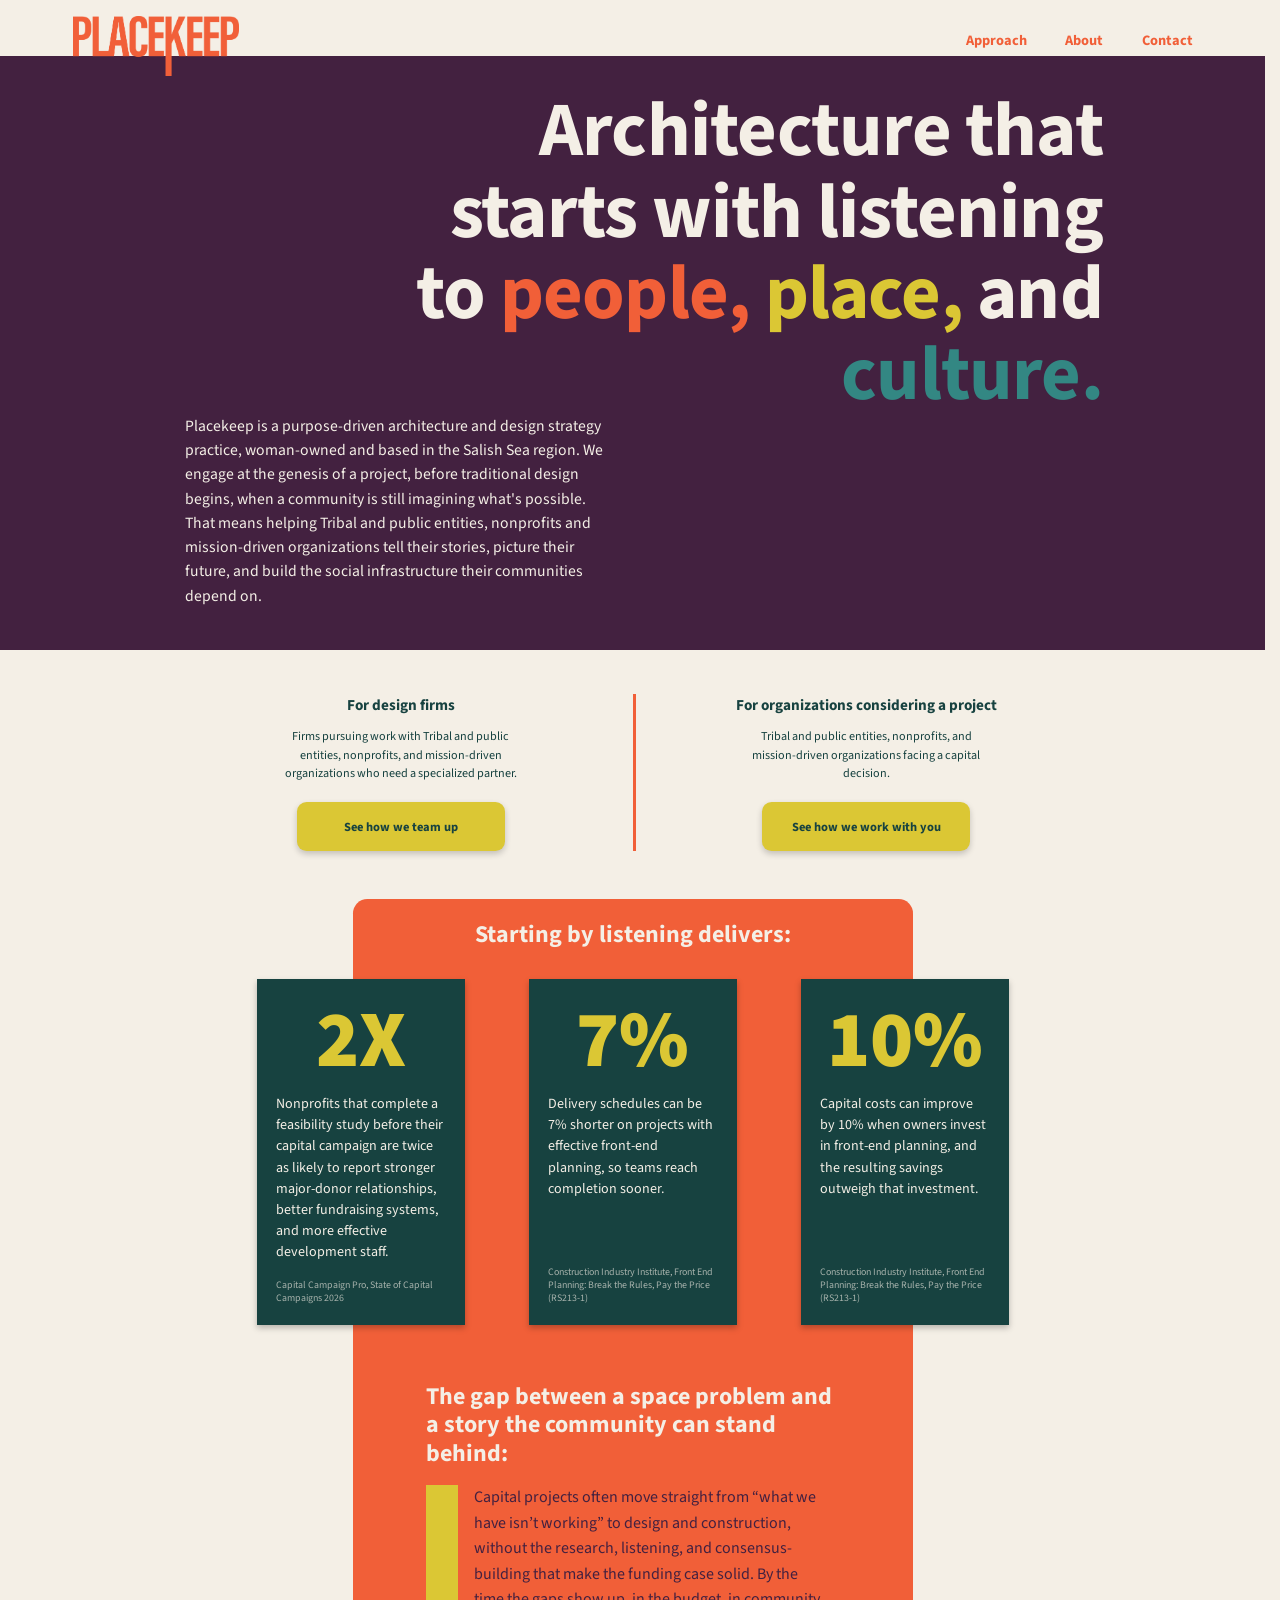
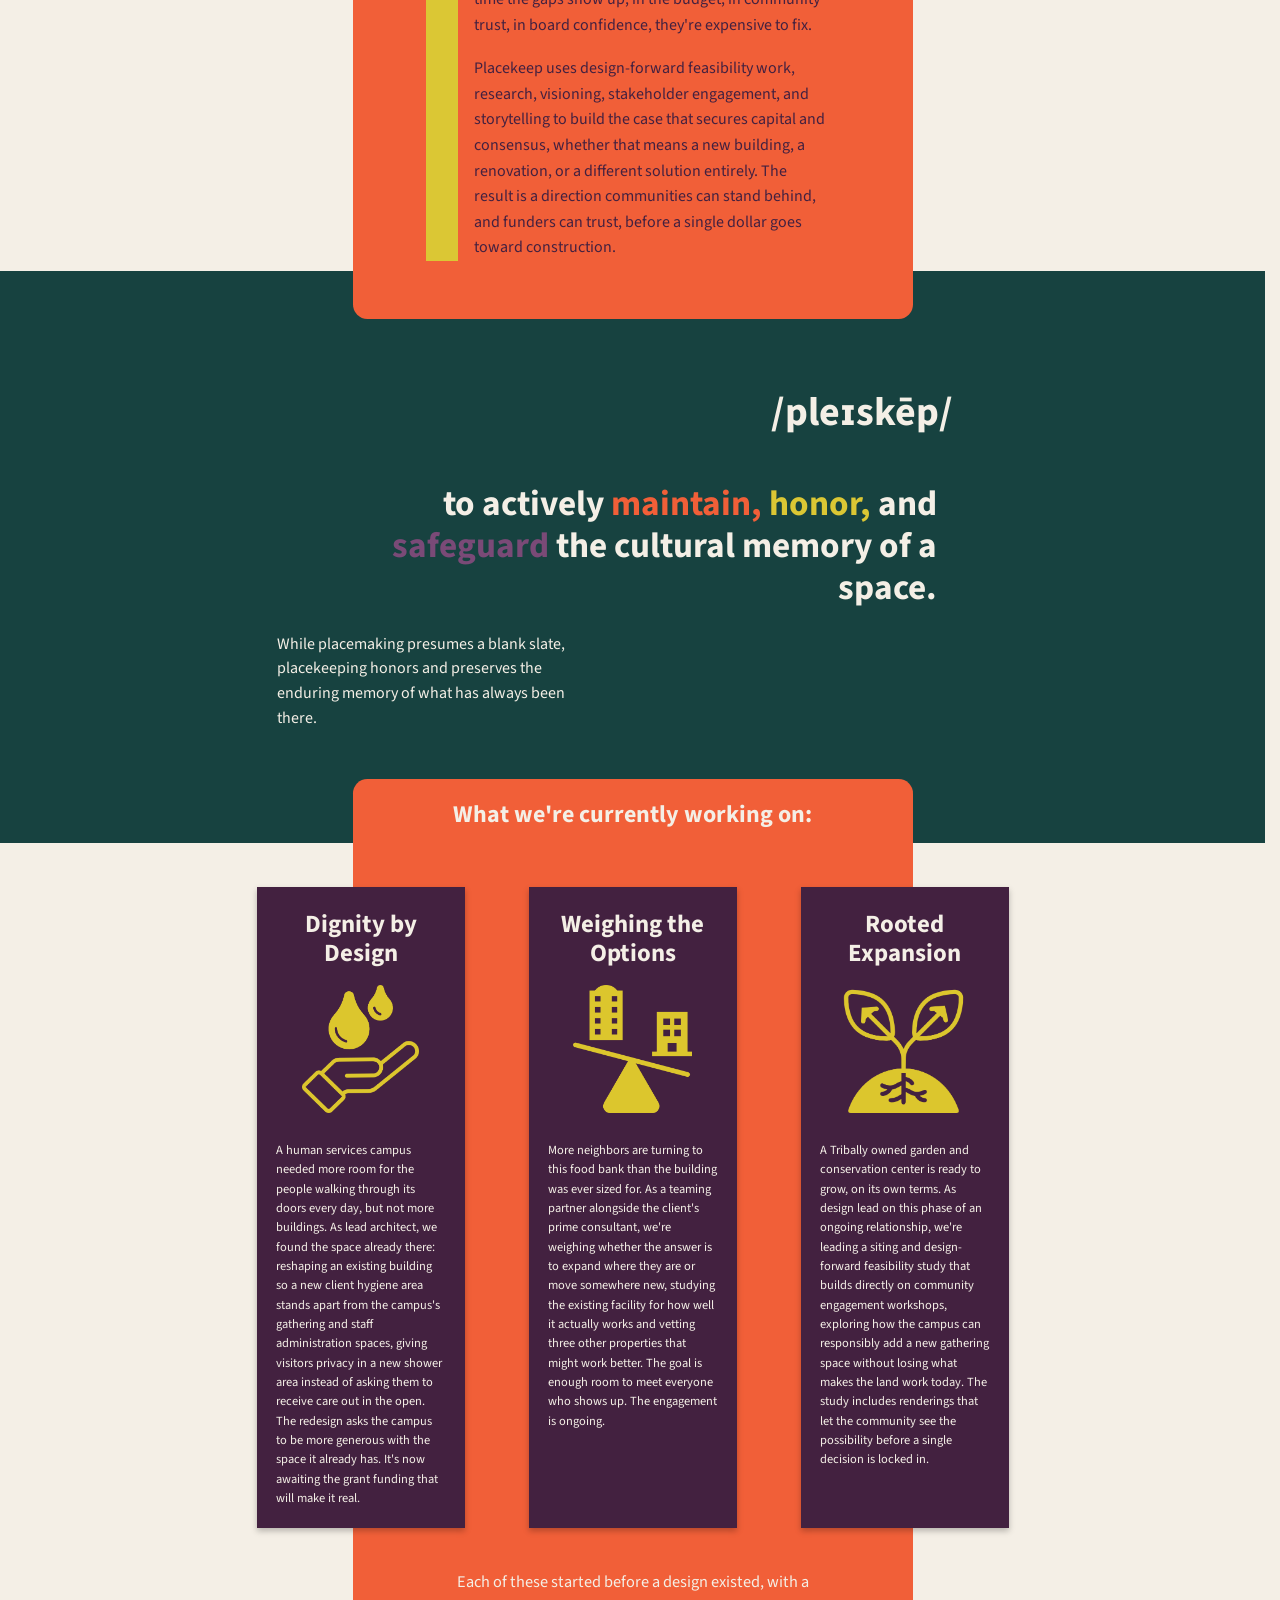
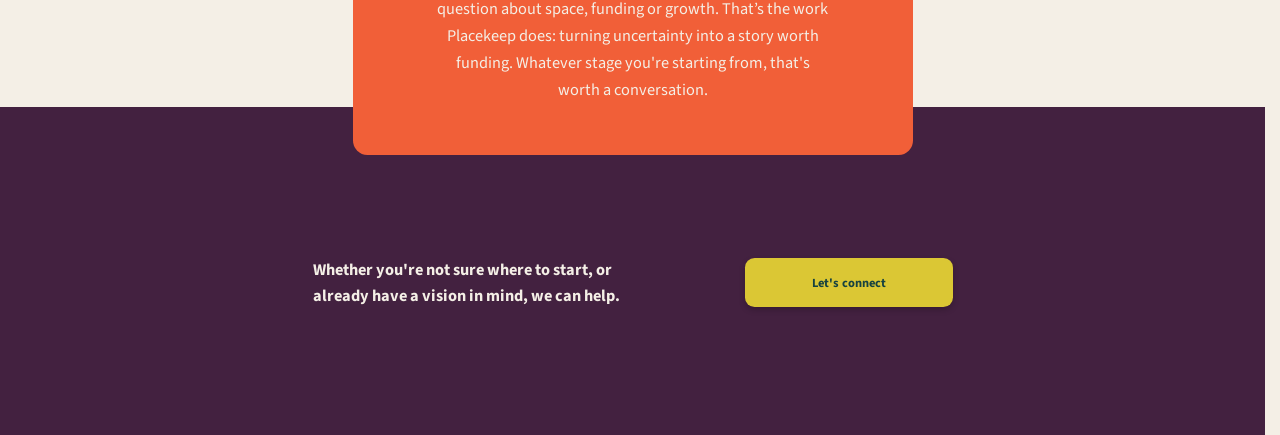
<file: index.html>
<!DOCTYPE html>
<html lang="en">

<head>
    <meta charset="utf-8">
    <meta name="viewport" content="width=device-width, initial-scale=1">
    <title>Placekeep | Architecture that starts with listening</title>
    <meta name="description"
        content="Placekeep is a purpose-driven architecture and design strategy firm, woman-owned and based in the Salish Sea region.">
    <link rel="preconnect" href="https://fonts.googleapis.com">
    <link rel="preconnect" href="https://fonts.gstatic.com" crossorigin>
    <link
        href="https://fonts.googleapis.com/css2?family=Oswald:wght@500&family=Source+Sans+3:wght@400;600;700;900&display=swap"
        rel="stylesheet">
    <link rel="stylesheet" href="./css/style.css">
    <link rel="stylesheet" href="./css/responsive.css">
</head>

<body>
    <a class="skip" href="#main">Skip to main content</a>

    <header class="site-header">
        <a href="./index.html">
            <img class="logo" src="./img/Placekeep_Logo_Orange.png" alt="Placekeep home">
        </a>
        <button class="menu-btn" aria-label="Menu" aria-expanded="false"
            aria-controls="nav"><span></span><span></span><span></span></button>
        <nav class="nav" id="nav" aria-label="Main">
            <div class="has-sub">
                <a href="approach.html">Approach</a>
                <ul class="sub">
                    <li><a href="approach.html#project-owners">For Organizations</a></li>
                    <li><a href="approach.html#design-firms">For Design Firms</a></li>
                </ul>
            </div>
            <a href="about.html">About</a>
            <a href="contact.html">Contact</a>
        </nav>
    </header>

    <main id="main" tabindex="-1">
        <section class="hero">
            <h1>Architecture that starts with listening to <span class="o">people,</span> <span class="y">place,</span>
                and <span class="t">culture.</span></h1>
            <p>Placekeep is a purpose-driven architecture and design strategy practice, woman-owned and based in the Salish Sea region. We engage at the genesis of a project, before traditional design begins, when a community is still imagining what's possible. That means helping Tribal and public entities, nonprofits and mission-driven organizations tell their stories, picture their future, and build the social infrastructure their communities depend on.  </p>
        </section>

        <section class="split">
            <div>
                <h2>For design firms</h2>
                <p>Firms pursuing work with Tribal and public entities, nonprofits, and mission-driven organizations who
                    need a specialized partner.</p>
                <a class="btn" href="approach.html#design-firms">See how we team up</a>
            </div>
            <div>
                <h2>For organizations considering a project</h2>
                <p>Tribal and public entities, nonprofits, and mission-driven organizations facing a capital decision.
                </p>
                <a class="btn" href="approach.html#project-owners">See how we work with you</a>
            </div>
        </section>

        <section class="panel" aria-labelledby="stats-h">
            <h2 class="lead" id="stats-h">Starting by listening delivers:</h2>
            <div class="cards">
                <article class="card stat">
                    <div class="num">2X</div>
                    <p>Nonprofits that complete a feasibility study before their capital campaign are twice as likely to report stronger major-donor relationships, better fundraising systems, and more effective development staff.</p>
                    <small>Capital Campaign Pro, State of Capital Campaigns 2026</small>
                </article>
                <article class="card stat">
                    <div class="num">7%</div>
                    <p>Delivery schedules can be 7% shorter on projects with effective front-end planning, so teams reach completion sooner.</p>
                    <small>Construction Industry Institute, Front End Planning: Break the Rules, Pay the Price
                        (RS213-1)</small>
                </article>
                <article class="card stat">
                    <div class="num">10%</div>
                    <p>Capital costs can improve by 10% when owners invest in front-end planning, and the resulting savings outweigh that investment.</p>
                    <small>Construction Industry Institute, Front End Planning: Break the Rules, Pay the Price
                        (RS213-1)</small>
                </article>
            </div>
            <div class="gap" id="about">
                <h3>The gap between a space problem and a story the community can stand behind:</h3>
                <div class="quote">
                    <p>Capital projects often move straight from “what we have isn’t working” to design and construction, without the research, listening, and consensus-building that make the funding case solid.  By the
                        time the gaps show up, in the budget, in community trust, in board confidence, they're expensive
                        to fix.</p>
                    <p>Placekeep uses design-forward feasibility work, research, visioning, stakeholder engagement, and storytelling to build the case that secures capital and consensus, whether that means a new building, a renovation, or a different solution entirely. The result is a direction communities can stand behind, and funders can trust, before a single dollar goes toward construction.</p>
                </div>
            </div>
        </section>

        <section class="define">
            <div class="wrap">
                <p class="ipa">/pleɪskēp/</p>
                <h2>to actively <span class="o">maintain,</span> <span class="y">honor,</span> and <span
                        class="p">safeguard</span> the cultural memory of a space.</h2>
                <p class="note">While placemaking presumes a blank slate, placekeeping honors and preserves the enduring
                    memory of what has always been there.</p>
            </div>
        </section>

        <section class="panel work" aria-labelledby="work-h">
            <h2 class="lead" id="work-h">What we're currently working on:</h2>
            <div class="cards">
                <article class="card proj">
                    <h3>Dignity by Design</h3>
                    <img class="icons" src="./img/DignityIcon.png" alt="">
                    <p>A human services campus needed more room for the people walking through its doors every day, but not more buildings. As lead architect, we found the space already there: reshaping an existing building so a new client hygiene area stands apart from the campus's gathering and staff administration spaces, giving visitors privacy in a new shower area instead of asking them to receive care out in the open. The redesign asks the campus to be more generous with the space it already has. It's now awaiting the grant funding that will make it real.</p>
                </article>
                <article class="card proj">
                    <h3>Weighing the Options</h3>
                    <img class="icons" src="./img/WeighingIcon.png" alt="">
                    <p>More neighbors are turning to this food bank than the building was ever sized for. As a teaming partner alongside the client's prime consultant, we're weighing whether the answer is to expand where they are or move somewhere new, studying the existing facility for how well it actually works and vetting three other properties that might work better. The goal is enough room to meet everyone who shows up. The engagement is ongoing.</p>
                </article>
                <article class="card proj">
                    <h3>Rooted Expansion</h3>
                    <img class="icons" src="./img/RootedIcon.png" alt="">
                    <p>A Tribally owned garden and conservation center is ready to grow, on its own terms. As design lead on this phase of an ongoing relationship, we're leading a siting and design-forward feasibility study that builds directly on community engagement workshops, exploring how the campus can responsibly add a new gathering space without losing what makes the land work today. The study includes renderings that let the community see the possibility before a single decision is locked in.</p>
                </article>
            </div>
            <p class="wrapup">Each of these started before a design existed, with a question about space, funding or growth. That’s the work Placekeep does: turning uncertainty into a story worth funding. Whatever stage you're starting from, that's worth a conversation.</p>
        </section>
    </main>

    <footer class="closing" id="contact">
        <div class="in">
            <p>Whether you're not sure where to start, or already have a vision in mind, we can help.</p>
            <a class="btn" href="contact.html">Let's connect</a>
        </div>
    </footer>

    <script src="./javascript/script.js" defer></script>
</body>

</html>
</file>
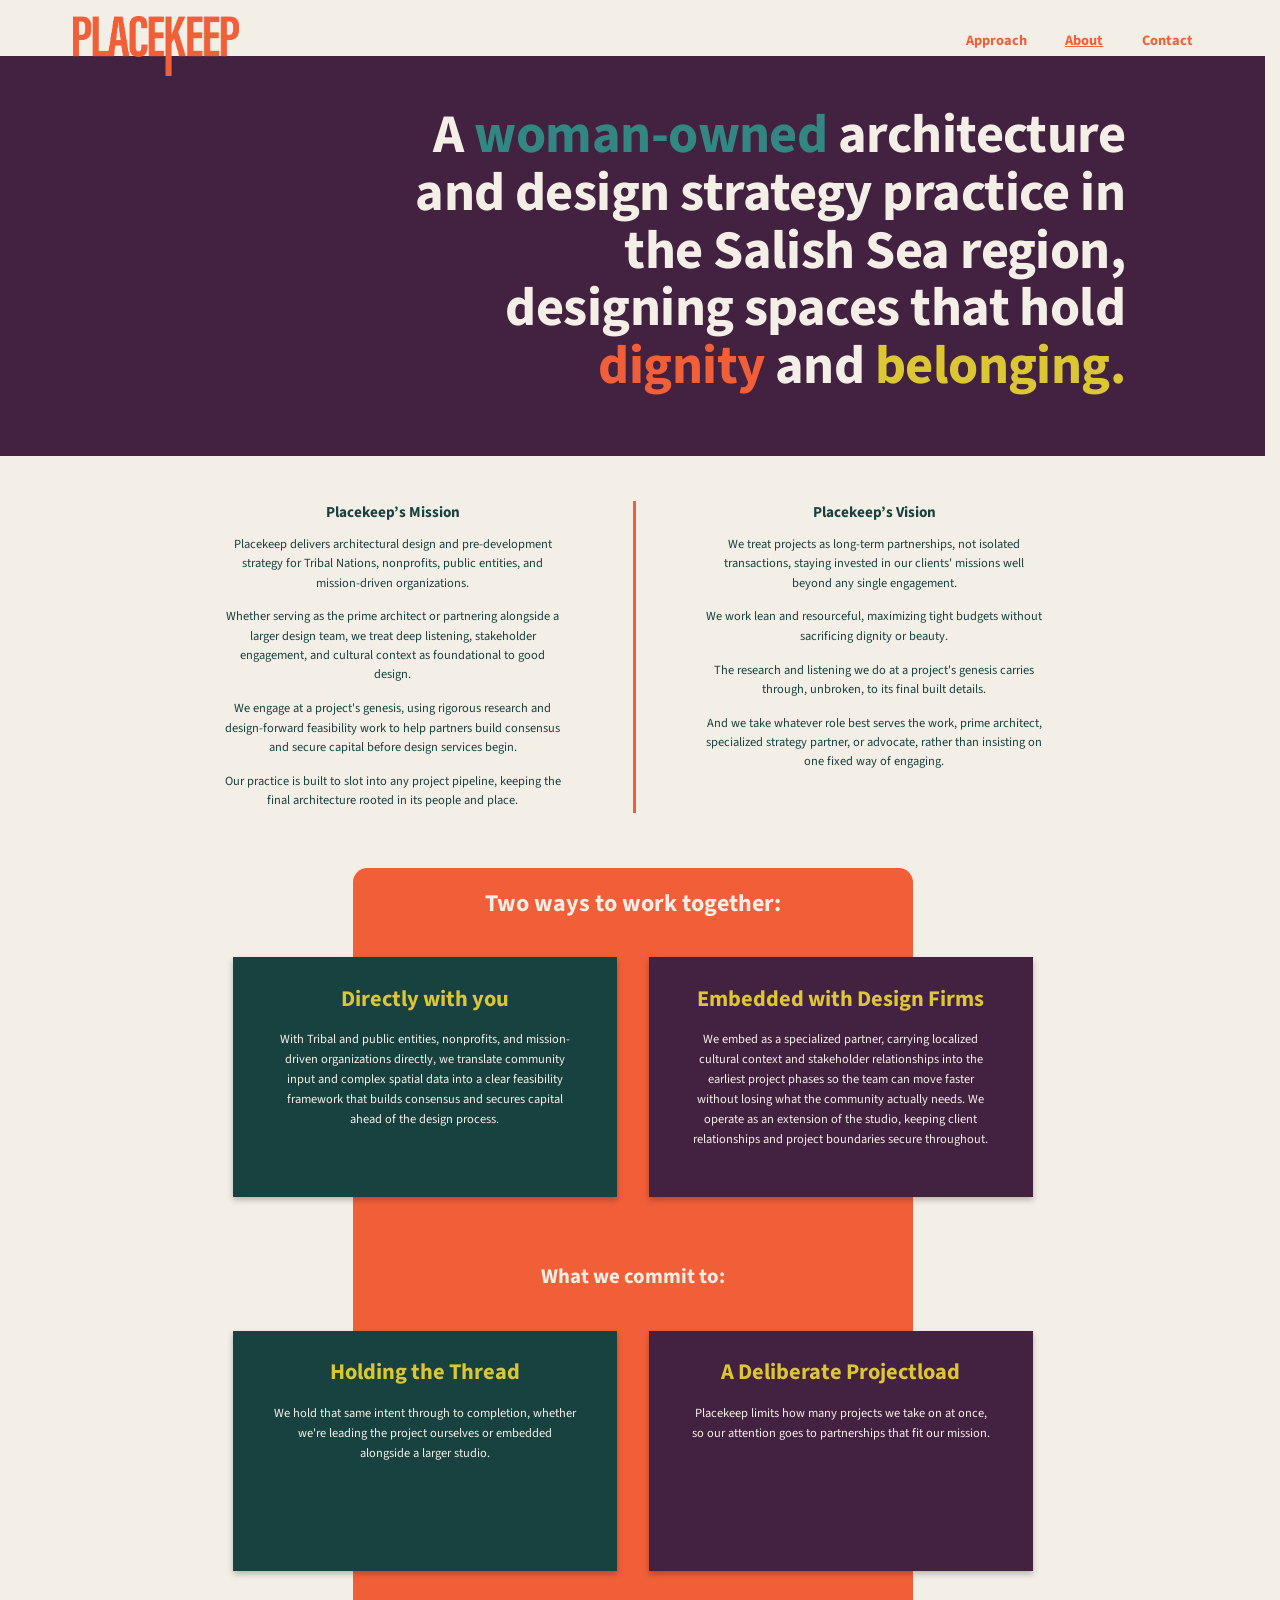
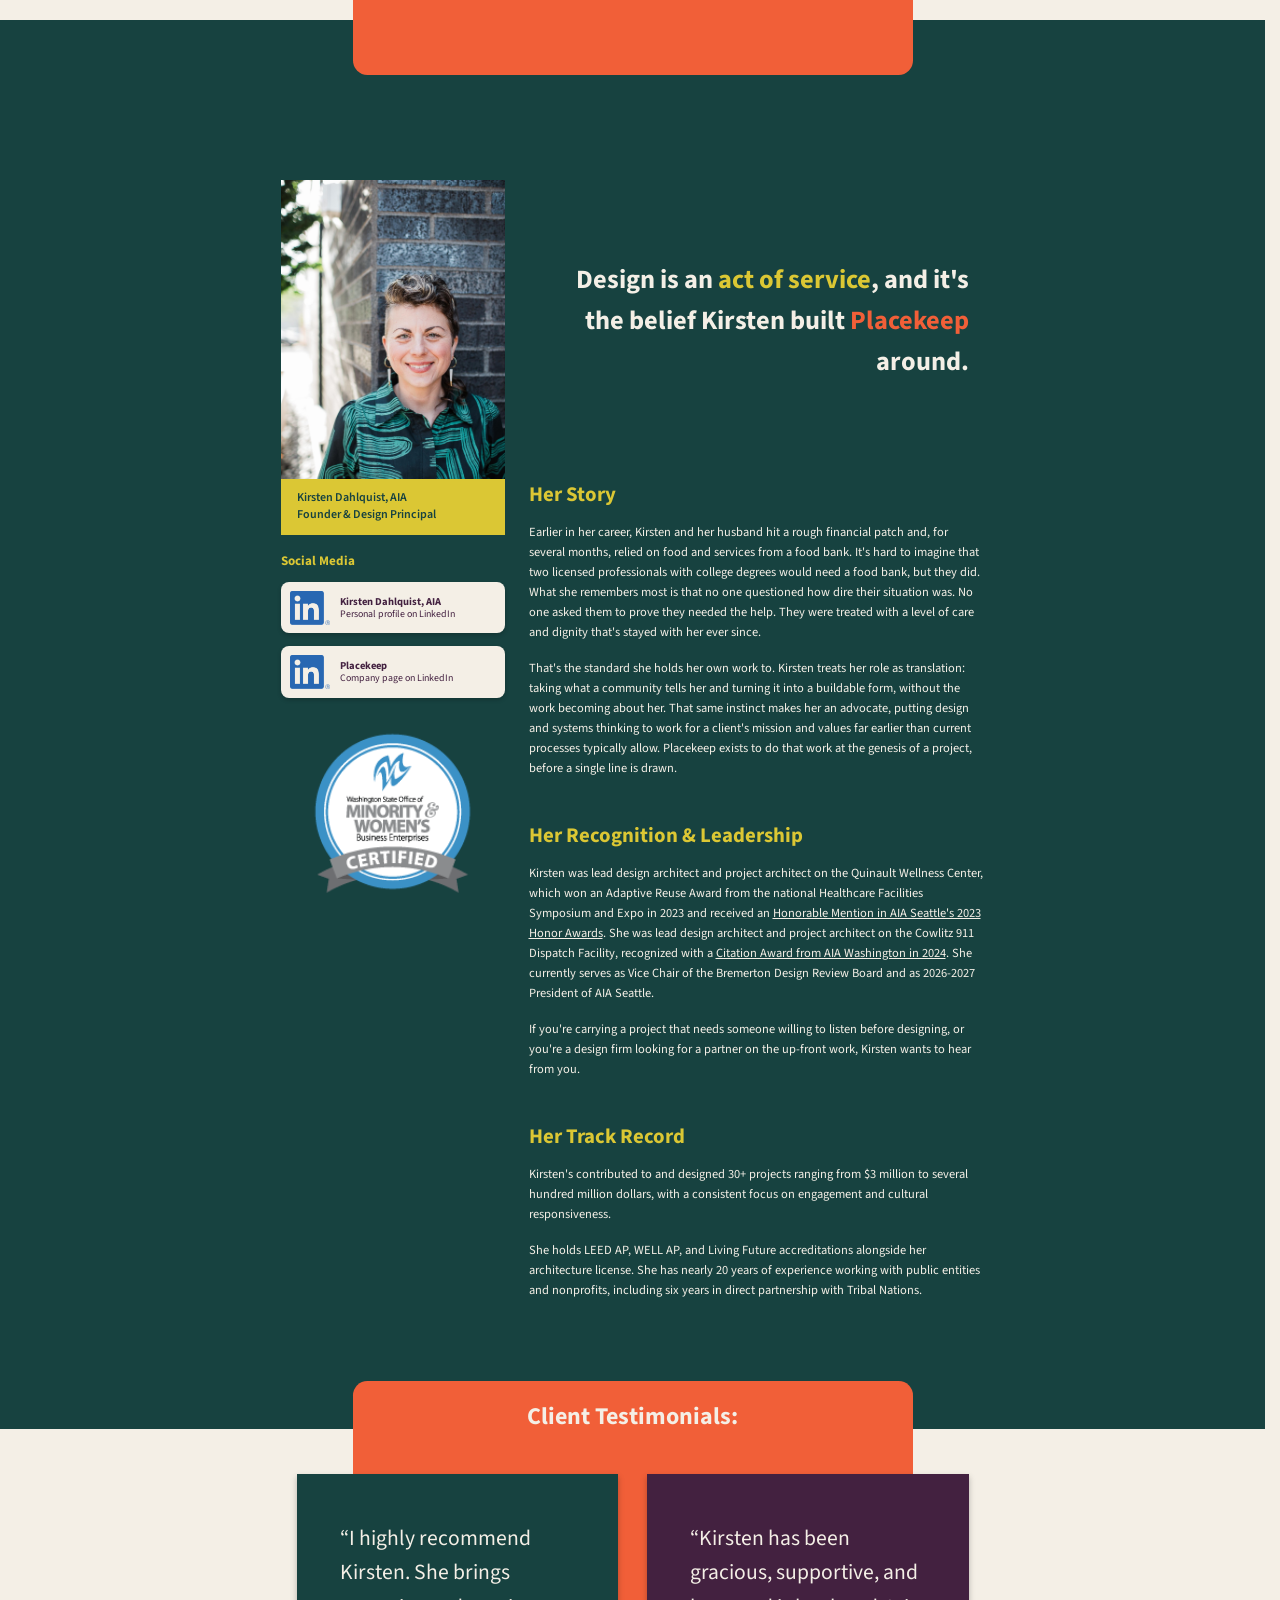
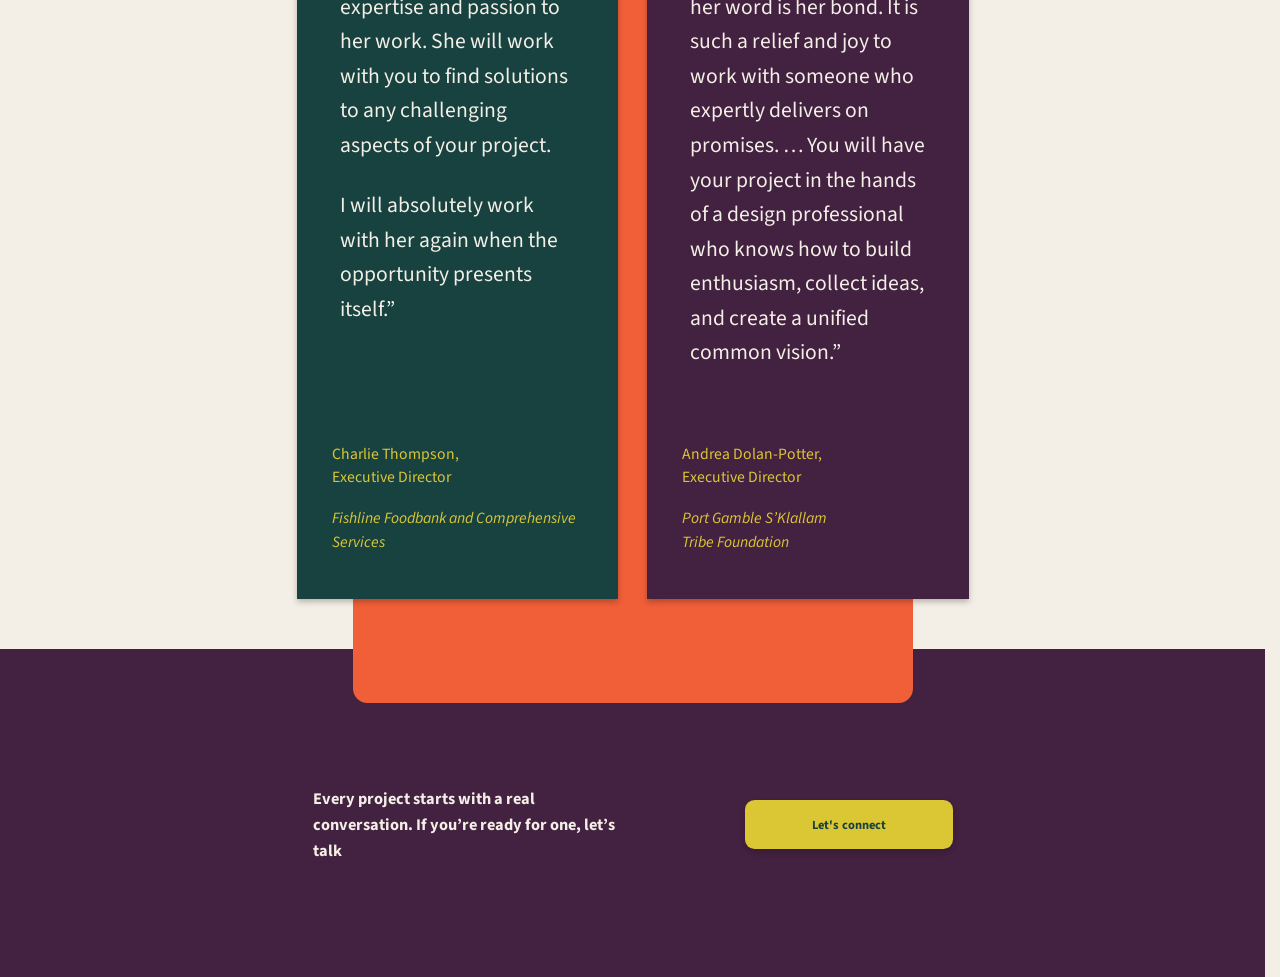
<file: about.html>
<!DOCTYPE html>
<html lang="en">

<head>
    <meta charset="utf-8">
    <meta name="viewport" content="width=device-width, initial-scale=1">
    <title>About | Placekeep</title>
    <meta name="description"
        content="Placekeep is a woman-owned architecture and design strategy practice in the Salish Sea region. Meet founder Kirsten Dahlquist, AIA.">
    <link rel="preconnect" href="https://fonts.googleapis.com">
    <link rel="preconnect" href="https://fonts.gstatic.com" crossorigin>
    <link
        href="https://fonts.googleapis.com/css2?family=Oswald:wght@500&family=Source+Sans+3:wght@400;600;700;900&display=swap"
        rel="stylesheet">
    <link rel="stylesheet" href="./css/style.css">
    <link rel="stylesheet" href="./css/responsive.css">
    <script src="./javascript/script.js" defer></script>
</head>

<body>
    <a class="skip" href="#main">Skip to main content</a>

    <header class="site-header">
        <a href="./index.html">
            <img class="logo" src="./img/Placekeep_Logo_Orange.png" alt="Placekeep home">
        </a>
        <button class="menu-btn" aria-label="Menu" aria-expanded="false"
            aria-controls="nav"><span></span><span></span><span></span></button>
        <nav class="nav" id="nav" aria-label="Main">
            <div class="has-sub">
                <a href="approach.html">Approach</a>
                <ul class="sub">
                    <li><a href="approach.html#project-owners">For Organizations</a></li>
                    <li><a href="approach.html#design-firms">For Design Firms</a></li>
                </ul>
            </div>
            <a class="active" href="about.html" aria-current="page">About</a>
            <a href="contact.html">Contact</a>
        </nav>
    </header>

    <main id="main" tabindex="-1">
        <section class="hero solo">
            <h1>A <span class="t">woman-owned</span> architecture and design strategy practice in the Salish Sea region,
                designing spaces that hold <span class="keep"><span class="o">dignity</span> and <span
                        class="y">belonging.</span></span></h1>
        </section>

        <section class="split mv">
            <div>
                <h2>Placekeep’s Mission</h2>
                <p>Placekeep delivers architectural design and pre-development strategy for Tribal Nations, nonprofits,
                    public entities, and mission-driven organizations.</p>
                <p>Whether serving as the prime architect or partnering alongside a larger design team, we treat deep
                    listening, stakeholder engagement, and cultural context as foundational to good design.</p>
                <p>We engage at a project's genesis, using rigorous research and design-forward feasibility work to help
                    partners build consensus and secure capital before design services begin.</p>
                <p>Our practice is built to slot into any project pipeline, keeping the final architecture rooted in its
                    people and place.</p>
            </div>
            <div>
                <h2>Placekeep’s Vision</h2>
                <p>We treat projects as long-term partnerships, not isolated transactions, staying invested in our
                    clients' missions well beyond any single engagement.</p>
                <p>We work lean and resourceful, maximizing tight budgets without sacrificing dignity or beauty.</p>
                <p>The research and listening we do at a project's genesis carries through, unbroken, to its final built
                    details.</p>
                <p>And we take whatever role best serves the work, prime architect, specialized strategy partner, or
                    advocate, rather than insisting on one fixed way of engaging.</p>
            </div>
        </section>

        <section class="panel round" aria-labelledby="two-h">
            <h2 class="lead" id="two-h">Two ways to work together:</h2>
            <div class="duo">
                <article class="card teal">
                    <h3>Directly with you</h3>
                    <p>With Tribal and public entities, nonprofits, and mission-driven organizations directly, we
                        translate community input and complex spatial data into a clear feasibility framework that
                        builds consensus and secures capital ahead of the design process.</p>
                </article>
                <article class="card plum">
                    <h3>Embedded with Design Firms</h3>
                    <p>We embed as a specialized partner, carrying localized cultural context and stakeholder
                        relationships into the earliest project phases so the team can move faster without losing what
                        the community actually needs. We operate as an extension of the studio, keeping client
                        relationships and project boundaries secure throughout.</p>
                </article>
            </div>
            <h2 class="sub-lead">What we commit to:</h2>
            <div class="duo">
                <article class="card teal">
                    <h3>Holding the Thread</h3>
                    <p>We hold that same intent through to completion, whether we're leading the project ourselves or
                        embedded alongside a larger studio.</p>
                </article>
                <article class="card plum">
                    <h3>A Deliberate Projectload</h3>
                    <p>Placekeep limits how many projects we take on at once, so our attention goes to partnerships that
                        fit our mission.</p>
                </article>
            </div>
        </section>

        <section class="bio after-panel" id="kirsten">
            <div class="bio-grid">
                <h2 class="headline">Design is an <span class="y">act of service</span>, and it's the belief Kirsten
                    built <span class="o">Placekeep</span> around.</h2>

                <aside class="portrait">
                    <img class="photo" src="./img/Kirsten_Dahlquist_Headshot.jpg" alt="Portrait of Kirsten Dahlquist">

                    <div class="caption">Kirsten Dahlquist, AIA<br>Founder &amp; Design Principal</div>

                    <h3>Social Media</h3>

                    <a class="social" href="https://www.linkedin.com/in/kirstendahlquist/" rel="noopener noreferrer"
                        target="_blank">
                        <img class="social-icon" src="img/LI-In-Bug.png" alt="" width="40" height="34">

                        <span>
                            <strong>Kirsten Dahlquist, AIA</strong>
                            Personal profile on LinkedIn
                        </span><span class="visually-hidden">(opens in a new tab)</span>
                    </a>

                    <a class="social" href="https://www.linkedin.com/company/placekeep" rel="noopener noreferrer"
                        target="_blank">
                        <img class="social-icon" src="img/LI-In-Bug.png" alt="" width="40" height="34">
                        <span>
                            <strong>Placekeep</strong>
                            Company page on LinkedIn
                        </span><span class="visually-hidden">(opens in a new tab)</span>
                    </a>
                    <a class="badge-link" href="https://omwbe.wa.gov/" target="_blank" rel="noopener noreferrer">
                        <img class="badge" src="img/OMWBE-Certified-Badge.png"
                            alt="Certified by the Washington Office of Minority and Women's Business Enterprises (OMWBE)" /><span class="visually-hidden">(opens in a new tab)</span></a>
                </aside>

                <div class="story">
                    <section>
                        <h3>Her Story</h3>
                        <p>Earlier in her career, Kirsten and her husband hit a rough financial patch and, for several
                            months, relied on food and services from a food bank. It's hard to imagine that two licensed
                            professionals with college degrees would need a food bank, but they did. What she remembers
                            most is that no one questioned how dire their situation was. No one asked them to prove they
                            needed the help. They were treated with a level of care and dignity that's stayed with her
                            ever since.</p>
                        <p>That's the standard she holds her own work to. Kirsten treats her role as translation: taking
                            what a community tells her and turning it into a buildable form, without the work becoming
                            about her. That same instinct makes her an advocate, putting design and systems thinking to
                            work for a client's mission and values far earlier than current processes typically allow.
                            Placekeep exists to do that work at the genesis of a project, before a single line is drawn.
                        </p>
                    </section>
                    <section>
                        <h3>Her Recognition &amp; Leadership</h3>
                        <p>Kirsten was lead design architect and project architect on the Quinault Wellness Center,
                            which won an Adaptive Reuse Award from the national Healthcare Facilities Symposium and Expo
                            in 2023 and received an <a target="_blank" rel="noopener noreferrer"
                                href="https://aiaseattle.submittable.com/gallery/1917cc62-b70c-4724-b199-52c12448a5ad/44204834">Honorable
                                Mention in AIA Seattle's 2023 Honor
                                Awards<span class="visually-hidden"> (opens in a new tab)</span></a>. She was lead design
                            architect and project architect on the Cowlitz 911
                            Dispatch Facility, recognized with a <a target="_blank" rel="noopener noreferrer"
                                href="https://aiawa.org/portfolio/cowlitz-911-dispatch-facility/">Citation Award from
                                AIA Washington in
                                2024<span class="visually-hidden">(opens in a new tab)</span></a>. She currently serves
                            as Vice Chair of the Bremerton Design Review Board and as
                            2026-2027 President of AIA Seattle.</p>
                        <p>If you're carrying a project that needs someone willing to listen before designing, or you're
                            a design firm looking for a partner on the up-front work, Kirsten wants to hear from you.
                        </p>
                    </section>
                    <section>
                        <h3>Her Track Record</h3>
                        <p>Kirsten's contributed to and designed 30+ projects ranging from $3 million to several hundred
                            million dollars, with a consistent focus on engagement and cultural responsiveness.</p>
                        <p>She holds LEED AP, WELL AP, and Living Future accreditations alongside her architecture
                            license. She has nearly 20 years of experience working with public entities and nonprofits,
                            including six years in direct partnership with Tribal Nations.</p>
                    </section>
                </div>
            </div>
        </section>

        <section class="panel round" aria-labelledby="test-h">
            <h2 class="lead" id="test-h">Client Testimonials:</h2>
            <div class="quotes">
                <figure class="teal">
                    <blockquote>
                        <p>“I highly recommend Kirsten. She brings expertise and passion to her work. She will work with
                            you to find solutions to any challenging aspects of your project.</p>
                        <p>I will absolutely work with her again when the opportunity presents itself.”</p>
                    </blockquote>
                    <figcaption><span class="figtitle">Charlie Thompson, Executive Director</span><em>Fishline Foodbank
                            and Comprehensive
                            Services</em></figcaption>
                </figure>
                <figure class="plum">
                    <blockquote>
                        <p>“Kirsten has been gracious, supportive, and her word is her bond. It is such a relief and joy
                            to work with someone who expertly delivers on promises. … You will have your project in the
                            hands of a design professional who knows how to build enthusiasm, collect ideas, and create
                            a unified common vision.”</p>
                    </blockquote>
                    <figcaption><span class="figtitle">Andrea Dolan-Potter, Executive Director</span><em>Port Gamble
                            S’Klallam<br />Tribe Foundation</em>
                    </figcaption>
                </figure>
            </div>
        </section>
    </main>

    <footer class="closing after-panel-footer" id="contact">
        <div class="in wide">
            <p>Every project starts with a real conversation. If you’re ready for one, let’s talk</p>
            <a class="btn" href="contact.html">Let's connect</a>
        </div>
    </footer>

</body>

</html>
</file>
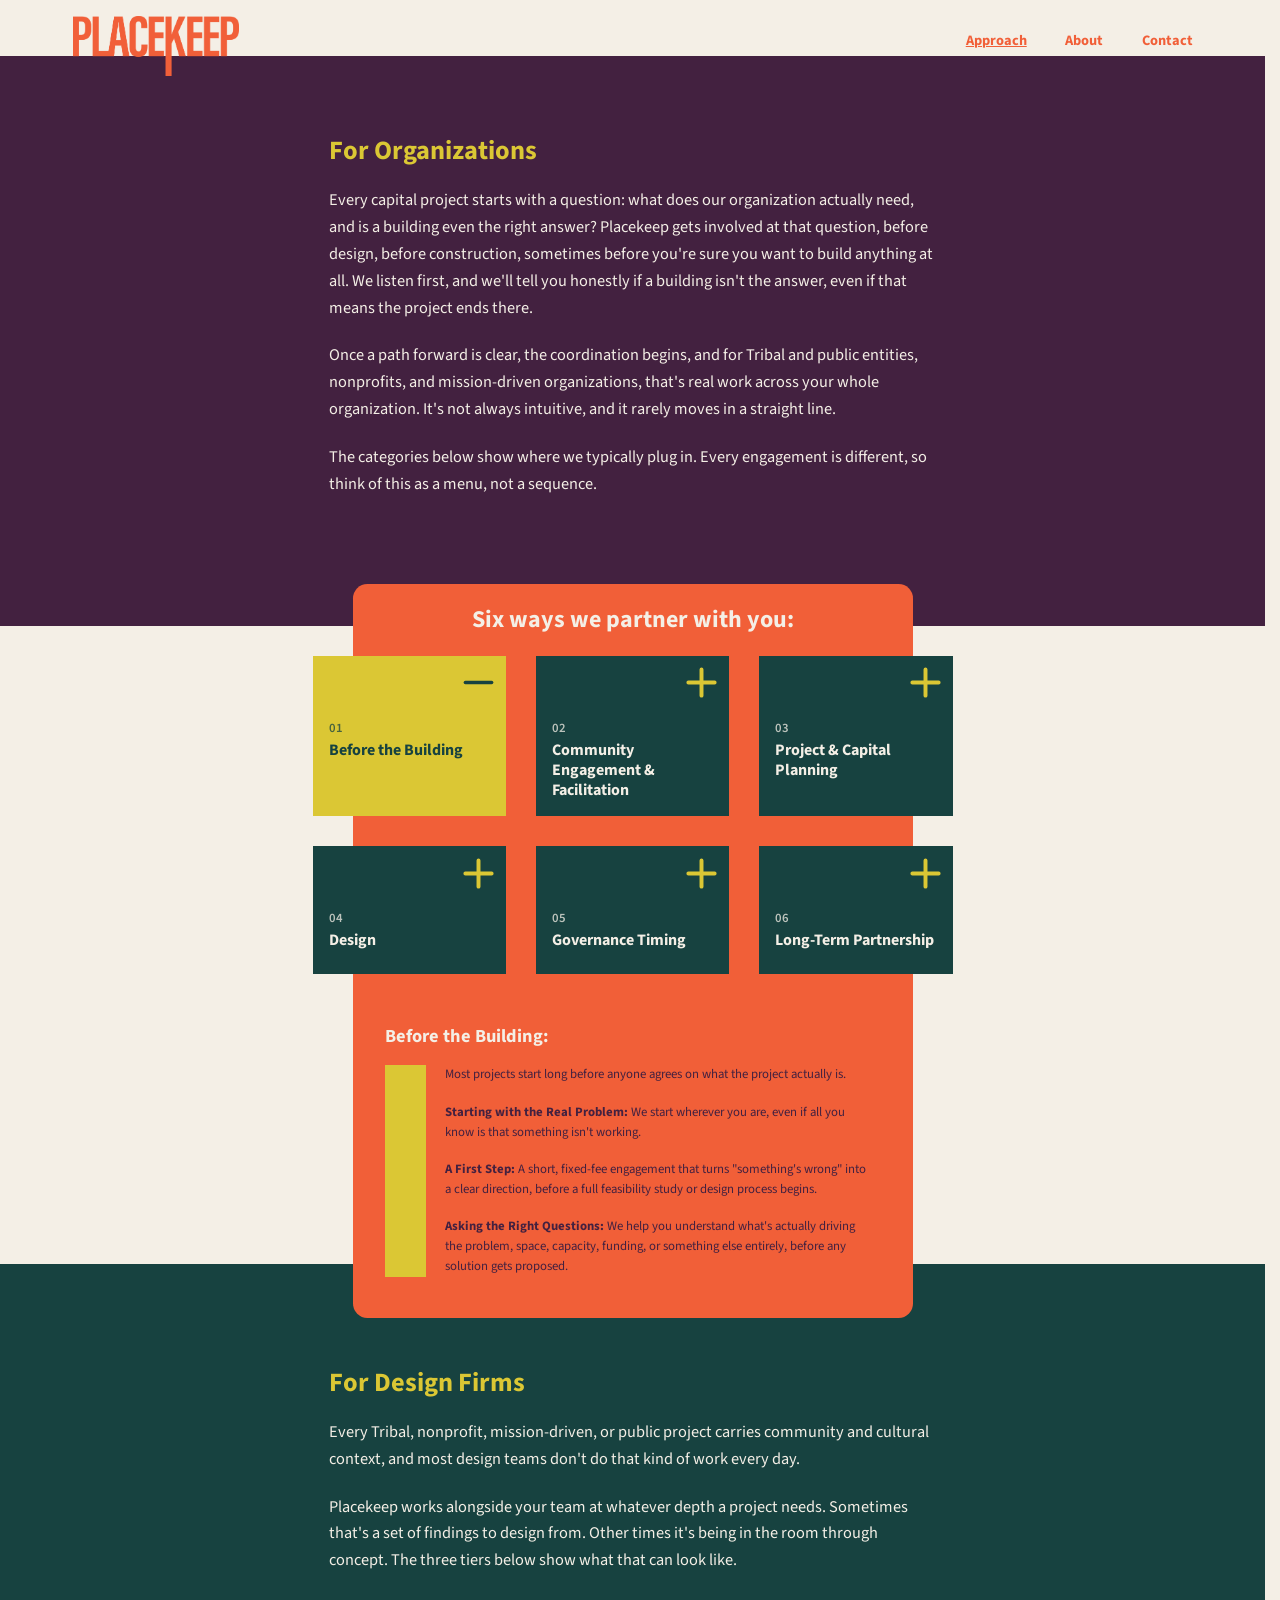
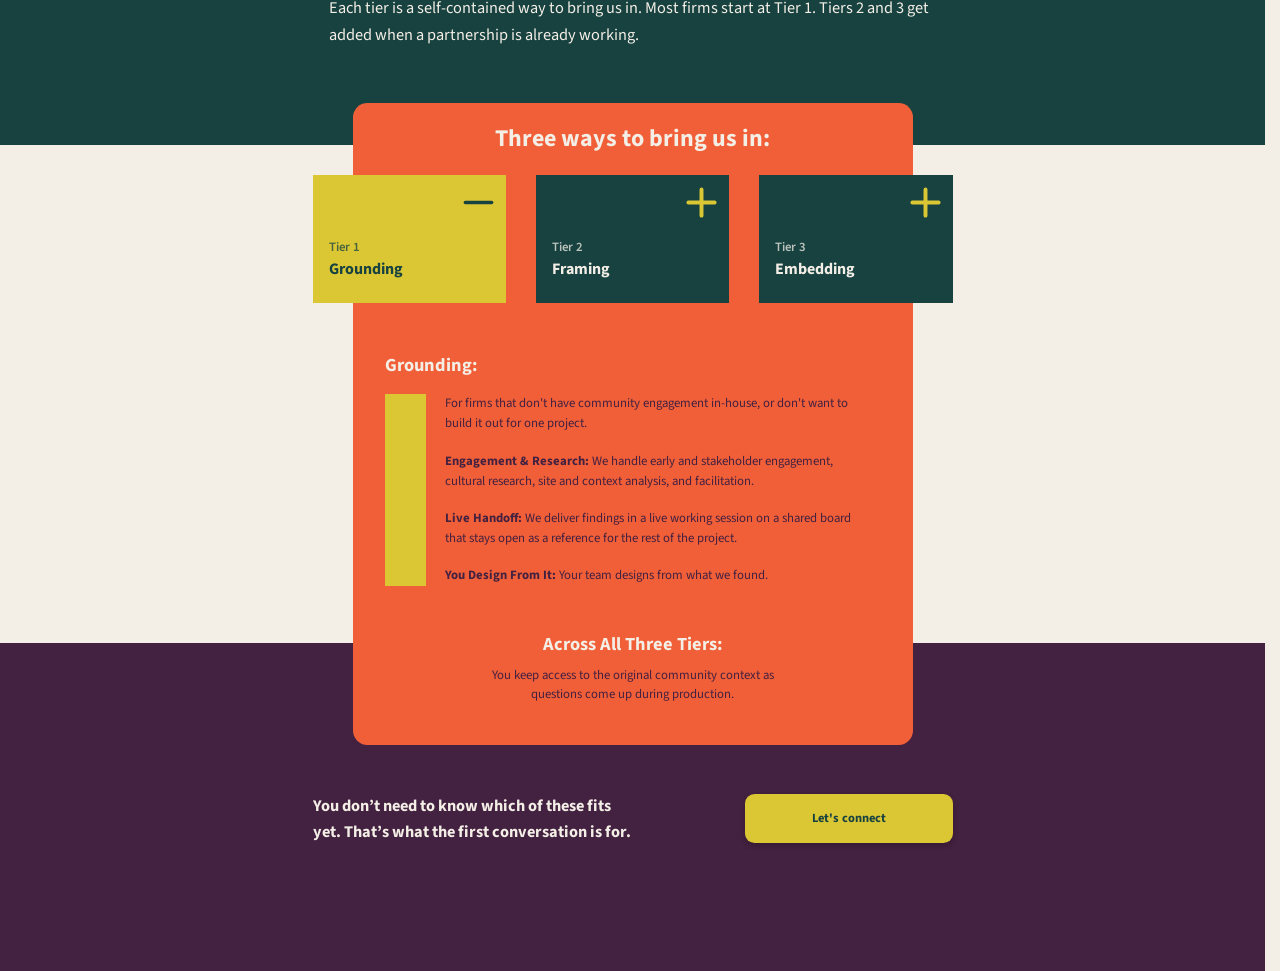
<file: approach.html>
<!DOCTYPE html>
<html lang="en">

<head>
    <meta charset="utf-8">
    <meta name="viewport" content="width=device-width, initial-scale=1">
    <title>Our Approach | Placekeep</title>
    <meta name="description"
        content="How Placekeep partners with project owners and design firms, from the first question to long-term partnership.">
    <link rel="preconnect" href="https://fonts.googleapis.com">
    <link rel="preconnect" href="https://fonts.gstatic.com" crossorigin>
    <link
        href="https://fonts.googleapis.com/css2?family=Oswald:wght@500&family=Source+Sans+3:wght@400;600;700;900&display=swap"
        rel="stylesheet">
    <link rel="stylesheet" href="./css/style.css">
    <link rel="stylesheet" href="./css/responsive.css">
    <script src="./javascript/script.js" defer></script>
</head>

<body>
    <a class="skip" href="#main">Skip to main content</a>

    <header class="site-header">
        <a href="./index.html">
            <img class="logo" src="./img/Placekeep_Logo_Orange.png" alt="Placekeep home">
        </a>
        <button class="menu-btn" aria-label="Menu" aria-expanded="false"
            aria-controls="nav"><span></span><span></span><span></span></button>
        <nav class="nav" id="nav" aria-label="Main">
            <div class="has-sub">
                <a class="active" href="approach.html" aria-current="page">Approach</a>
                <ul class="sub">
                    <li><a href="#project-owners">For Organizations</a></li>
                    <li><a href="#design-firms">For Design Firms</a></li>
                </ul>
            </div>
            <a href="about.html">About</a>
            <a href="contact.html">Contact</a>
        </nav>
    </header>

    <main id="main" tabindex="-1">
        <section class="intro" id="project-owners">
            <div class="intro-inner">
                <h1 class="section-title">For Organizations</h1>
                <p>Every capital project starts with a question: what does our organization actually need, and is a
                    building even the right answer? Placekeep gets involved at that question, before design, before
                    construction, sometimes before you're sure you want to build anything at all. We listen first, and
                    we'll tell you honestly if a building isn't the answer, even if that means the project ends there.
                </p>
                <p>Once a path forward is clear, the coordination begins, and for Tribal and public entities,
                    nonprofits, and mission-driven organizations, that's real work across your whole organization. It's
                    not always intuitive, and it rarely moves in a straight line.</p>
                <p>The categories below show where we typically plug in. Every engagement is different, so think of this
                    as a menu, not a sequence.</p>
            </div>
        </section>

        <div class="band">
            <section class="panel" aria-labelledby="six-h">
                <h2 class="lead" id="six-h">Six ways we partner with you:</h2>
                <div class="tabs six" role="group" aria-label="Ways we partner with project owners">

                    <button class="tab" id="t1" aria-controls="p1" aria-expanded="true" style="--c:1;--r:1">
                        <small aria-hidden="true">01</small>Before the Building
                    </button>
                    <div class="tab-panel" id="p1">
                        <h3>Before the Building:</h3>
                        <div class="quote">
                            <p>Most projects start long before anyone agrees on what the project actually is.</p>
                            <p><strong>Starting with the Real Problem:</strong> We start wherever you are, even if all
                                you know is that something isn't working.</p>
                            <p><strong>A First Step:</strong> A short, fixed-fee engagement that turns "something's
                                wrong" into a clear direction, before a full feasibility study or design process begins.
                            </p>
                            <p><strong>Asking the Right Questions:</strong> We help you understand what's actually
                                driving the problem, space, capacity, funding, or something else entirely, before any
                                solution gets proposed.</p>
                        </div>
                    </div>

                    <button class="tab" id="t2" aria-controls="p2" aria-expanded="false"
                        style="--c:2;--r:1"><small aria-hidden="true">02</small>Community Engagement &amp; Facilitation</button>
                    <div class="tab-panel" id="p2" hidden>
                        <h3>Community Engagement &amp; Facilitation:</h3>
                        <div class="quote">
                            <p>We design an engagement process that fits your organization and timeline.</p>
                            <p><strong>Meeting &amp; Workshop Facilitation:</strong> We run focus groups, Council workshops,
                                and public meetings so every voice gets heard.</p>
                            <p><strong>Research:</strong> We dig into the context, comparable projects, funding
                                precedent, and community history that make your story credible to community, funders and
                                decision-makers.</p>
                            <p><strong>Translating Input into Vision:</strong> We turn what we hear into a clear,
                                board-ready direction.</p>
                            <p><strong>Graphic &amp; Presentation Support:</strong> We build the visuals that carry that
                                vision into board meetings and fundraising events.</p>
                            <p><strong>Connections:</strong> We connect you to the consultants a project needs as it
                                grows.</p>

                        </div>
                    </div>

                    <button class="tab" id="t3" aria-controls="p3" aria-expanded="false"
                        style="--c:3;--r:1"><small aria-hidden="true">03</small>Project &amp; Capital Planning</button>
                    <div class="tab-panel" id="p3" hidden>
                        <h3>Project &amp; Capital Planning:</h3>
                        <div class="quote">
                            <p>We build the feasibility case that tells you what's possible, and what it will take to
                                get there.</p>
                            <p><strong>Site Review &amp; Feasibility Reports:</strong> We evaluate sites and produce the
                                feasibility case boards and funders need, including how much space you need and for
                                what.</p>
                            <p><strong>Land Use &amp; Regulatory Coordination:</strong> We navigate the overlapping
                                approvals across Tribal, public, and multi-agency review.</p>
                            <p><strong>Cost &amp; Timeline Planning:</strong> We work with cost and scheduling partners to
                                set a realistic budget and timeline before design begins.</p>
                            <p><strong>Grant Support:</strong> We support grant writing with the content and budget
                                figures each application needs.</p>

                        </div>
                    </div>

                    <button class="tab" id="t4" aria-controls="p4" aria-expanded="false"
                        style="--c:1;--r:2"><small aria-hidden="true">04</small>Design</button>
                    <div class="tab-panel" id="p4" hidden>
                        <h3>Design:</h3>
                        <div class="quote">
                            <p>We develop the core concept alongside you, tied to your people, place, and mission, that
                                carries a design to completion.</p>
                            <p><strong>Concept Renderings:</strong> We translate community consensus into renderings
                                that build support and leave room to adjust as the design develops.</p>
                            <p><strong>Designing in Phases:</strong> We design in phases when funding hasn't caught up
                                to the full vision yet.</p>
                            <p><strong>Construction Documents:</strong> We carry the design forward into
                                construction-ready documents.</p>
                            <p><strong>Construction-Phase Support:</strong> We stay involved as the project moves from
                                design into construction.</p>
                        </div>
                    </div>

                    <button class="tab" id="t5" aria-controls="p5" aria-expanded="false"
                        style="--c:2;--r:2"><small aria-hidden="true">05</small>Governance Timing</button>
                    <div class="tab-panel" id="p5" hidden>
                        <h3>Governance Timing:</h3>
                        <div class="quote">
                            <p>We build the case that carries your project through the approval bodies that need to say
                                yes.</p>
                            <p><strong>Timing Reality Check:</strong> We map out how long institutional approval
                                actually takes, so the schedule reflects reality.</p>
                            <p><strong>Board &amp; Council Presentation:</strong> We prepare and present directly to the
                                decision-making bodies that need to say yes.</p>
                            <p><strong>Continuity Through Transitions:</strong> We stay the throughline through staff
                                changes, board turnover, and multi-year approvals.</p>

                        </div>
                    </div>

                    <button class="tab" id="t6" aria-controls="p6" aria-expanded="false"
                        style="--c:3;--r:2"><small aria-hidden="true">06</small>Long-Term Partnership</button>
                    <div class="tab-panel" id="p6" hidden>
                        <h3>Long-Term Partnership:</h3>
                        <div class="quote">
                            <p>We stay in the relationship after the project is done.</p>
                            <p><strong>Returning for the Next Phase:</strong> Clients have brought us back for a second,
                                or third, phase on the same site.</p>
                            <p><strong>Single Point of Contact:</strong> One person, start to finish, so continuity
                                doesn't depend on institutional memory.</p>
                            <p><strong>Advocacy Beyond the Contract:</strong> We stay focused on your mission, whatever
                                that ends up meaning for the project, including a smaller scope or no building at all.
                            </p>

                        </div>
                    </div>
                </div>
            </section>
        </div>

        <section class="intro on-teal after-band" id="design-firms">
            <div class="intro-inner">
                <h2 class="section-title">For Design Firms</h2>
                <p>Every Tribal, nonprofit, mission-driven, or public project carries community and cultural context,
                    and most design teams don't do that kind of work every day.</p>
                <p>Placekeep works alongside your team at whatever depth a project needs. Sometimes that's a set of
                    findings to design from. Other times it's being in the room through concept. The three tiers below
                    show
                    what that can look like.</p>
                <p>Each tier is a self-contained way to bring us in. Most firms start at Tier 1. Tiers 2 and 3 get added
                    when a partnership is already working.</p>
            </div>
        </section>

        <div class="band">
            <section class="panel" aria-labelledby="three-h">
                <h2 class="lead" id="three-h">Three ways to bring us in:</h2>
<div class="tabs three" role="group" aria-label="Ways to bring Placekeep in">

  <button class="tab" id="r1" aria-controls="q1" aria-expanded="true"
          style="--c:1;--r:1">
    <small>Tier 1</small>Grounding
  </button>
  <div class="tab-panel" id="q1">
    <h3>Grounding:</h3>
    <div class="quote">
      <p>For firms that don't have community engagement in-house, or don't want to build it out for one project.</p>
      <p><strong>Engagement &amp; Research:</strong> We handle early and stakeholder engagement, cultural research, site and context analysis, and facilitation.</p>
      <p><strong>Live Handoff:</strong> We deliver findings in a live working session on a shared board that stays open as a reference for the rest of the project.</p>
      <p><strong>You Design From It:</strong> Your team designs from what we found.</p>
    </div>
  </div>

  <button class="tab" id="r2" aria-controls="q2" aria-expanded="false"
          style="--c:2;--r:1">
    <small>Tier 2</small>Framing
  </button>
  <div class="tab-panel" id="q2" hidden>
    <h3>Framing:</h3>
    <div class="quote">
      <p>For firms that want cultural intelligence baked into the program before anyone starts sketching.</p>
      <p><strong>Findings Into Priorities:</strong> We translate Tier 1 findings into spatial priorities, sightlines, adjacency driven by cultural practice, entry sequence, indoor-outdoor relationship, mission-alignment criteria, and material significance.</p>
      <p><strong>Same Shared Board:</strong> It builds on the same shared board from Tier 1.</p>
      <p><strong>Feeds Your Programming:</strong> It feeds directly into your team's own programming process.</p>
    </div>
  </div>

  <button class="tab" id="r3" aria-controls="q3" aria-expanded="false"
          style="--c:3;--r:1">
    <small>Tier 3</small>Embedding
  </button>
  <div class="tab-panel" id="q3" hidden>
    <h3>Embedding:</h3>
    <div class="quote">
      <p>For firms that want us embedded through concept development, working directly alongside your team.</p>
      <p><strong>Co-Developing Massing &amp; Site Organization:</strong> We work with your team through to a preferred direction on massing studies and site organization.</p>
      <p><strong>Checked Against Community Input:</strong> Every call gets checked against what the community told us in Tiers 1 and 2.</p>
      <p><strong>Subconsultant Role:</strong> We come in as a subconsultant, your firm maintains the lead throughout.</p>
    </div>
  </div>

</div>

<div class="across">
  <h3>Across All Three Tiers:</h3>
  <p class="tiersText">You keep access to the original community context as questions come up during production.</p>
</div>            </section>
        </div>
    </main>

    <footer class="closing" id="contact">
        <div class="in wide">
            <p>You don’t need to know which of these fits yet. That’s what the first conversation is for.</p>
            <a class="btn" href="contact.html">Let's connect</a>
        </div>
    </footer>

</body>

</html>
</file>
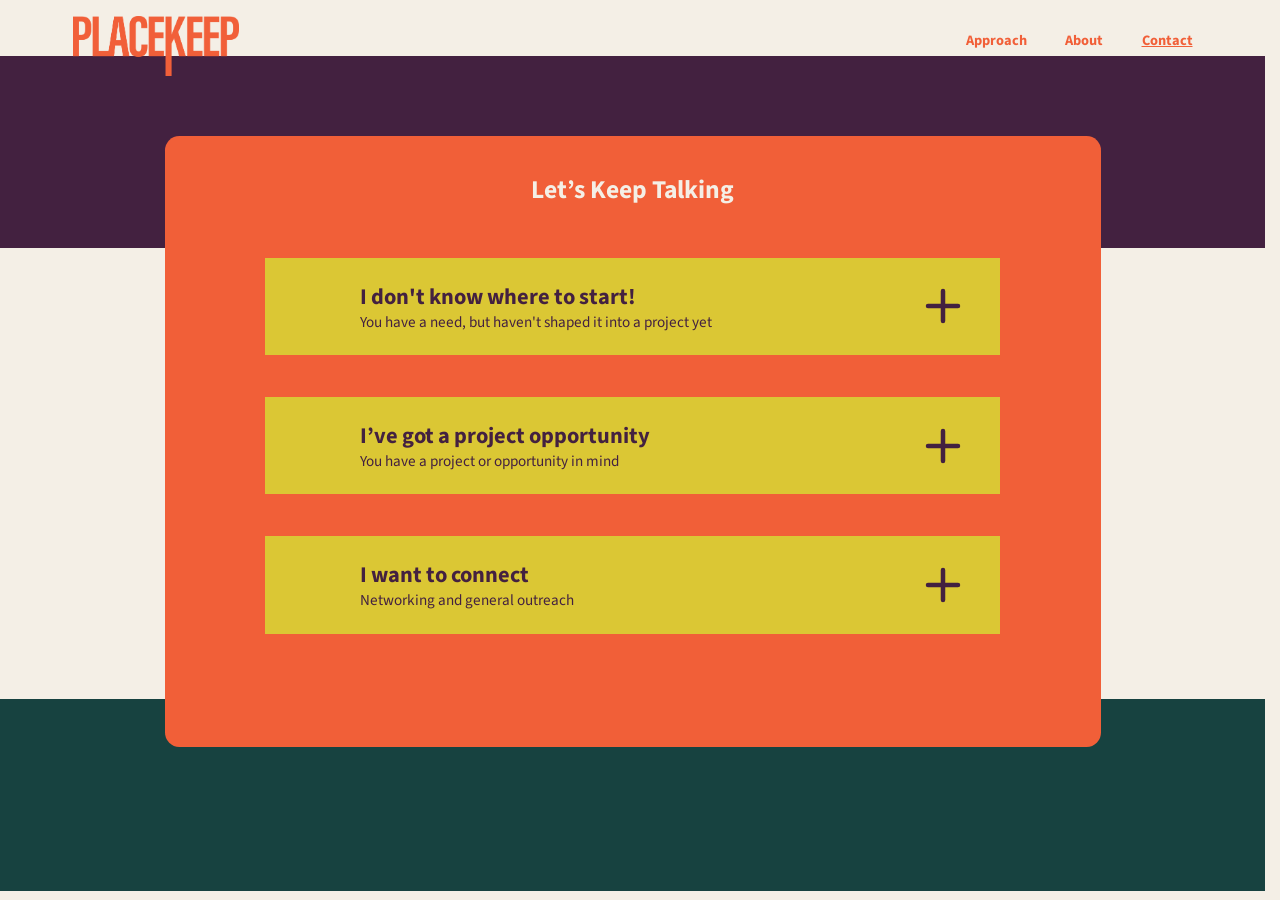
<file: contact.html>
<!DOCTYPE html>
<html lang="en">

<head>
  <meta charset="utf-8">
  <meta name="viewport" content="width=device-width, initial-scale=1">
  <title>Let's Keep Talking | Placekeep</title>
  <meta name="description" content="Tell Placekeep what's going on, share a project opportunity, or say hello.">
  <link rel="preconnect" href="https://fonts.googleapis.com">
  <link rel="preconnect" href="https://fonts.gstatic.com" crossorigin>
  <link
    href="https://fonts.googleapis.com/css2?family=Oswald:wght@500&family=Source+Sans+3:wght@400;600;700;900&display=swap"
    rel="stylesheet">
  <link rel="stylesheet" href="./css/style.css">
  <link rel="stylesheet" href="./css/responsive.css">
  <script src="./javascript/script.js" defer></script>
</head>

<body>
<a class="skip" href="#main">Skip to main content</a>
  <header class="site-header">
    <a href="./index.html">
      <img class="logo" src="./img/Placekeep_Logo_Orange.png" alt="Placekeep home">
    </a>
    <button class="menu-btn" aria-label="Menu" aria-expanded="false"
      aria-controls="nav"><span></span><span></span><span></span></button>
    <nav class="nav" id="nav" aria-label="Main">
      <div class="has-sub">
        <a href="approach.html">Approach</a>
        <ul class="sub">
          <li><a href="approach.html#project-owners">For Organizations</a></li>
          <li><a href="approach.html#design-firms">For Design Firms</a></li>
        </ul>
      </div>
      <a href="about.html">About</a>
      <a class="active" href="contact.html" aria-current="page">Contact</a>
    </nav>
  </header>

  <main id="main" tabindex="-1" class="c-wrap">
    <div class="connect">
      <h1>Let’s Keep Talking</h1>

      <!-- Set each form's action to your form service endpoint (Formspree, Netlify, etc.) -->
      <section class="acc">
        <button class="acc-btn" id="b1" aria-expanded="false" aria-controls="f1"><strong>I don't know where to
            start!</strong><span>You have a need, but haven't shaped it into a project yet</span></button>
        <div class="acc-body" id="f1" hidden>
          <form action="send.php" method="post">
            <input type="hidden" name="inquiry_type" value="I don't know where to start">
            <input type="text" name="website" class="hp" tabindex="-1" autocomplete="off" aria-hidden="true">
            <p class="hint" id="f1-hint">Just tell me what’s going on. No pressure to have this figured out yet.</p>
            <div class="field"><label for="f1-msg">What’s going on?</label><textarea id="f1-msg" name="message" required aria-describedby="f1-hint"
                placeholder="Whatever you’ve got, even if it’s rough."></textarea></div>
            <div class="field short"><label for="f1-email">Email address</label><input id="f1-email" type="email"
                name="email" required autocomplete="email" placeholder="you@organization.org"></div>
            <button class="submit" type="submit">Submit</button>
            <p class="status" role="status" aria-live="polite"></p>
          </form>
        </div>
      </section>

      <section class="acc">
        <button class="acc-btn" id="b2" aria-expanded="false" aria-controls="f2"><strong>I’ve got a project
            opportunity</strong><span>You have a project or opportunity in mind</span></button>
        <div class="acc-body" id="f2" hidden>
          <form action="send.php" method="post">
            <input type="hidden" name="inquiry_type" value="Project opportunity">
            <input type="text" name="website" class="hp" tabindex="-1" autocomplete="off" aria-hidden="true">
            <p class="hint" id="f2-hint">Enough for me to understand the shape of the opportunity before we talk.</p>
            <div class="field short"><label for="f2-name">Name</label><input id="f2-name" name="name" required
                placeholder="Your name" autocomplete="name"></div>
            <div class="field short"><label for="f2-org">Organization</label><input id="f2-org" name="organization"
                placeholder="Organization name" autocomplete="organization"></div>
            <div class="field"><label for="f2-msg">Briefly, what’s the opportunity</label><textarea id="f2-msg" aria-describedby="f2-hint"
                name="message" required
                placeholder="A few sentences on the project or partnership, timeline if you have one."></textarea></div>
            <div class="field short"><label for="f2-email">Email address</label><input id="f2-email" type="email" autocomplete="email"
                name="email" required placeholder="you@organization.org"></div>
            <button class="submit" type="submit">Submit</button>
            <p class="status" role="status" aria-live="polite"></p>
          </form>
        </div>
      </section>

      <section class="acc">
        <button class="acc-btn" id="b3" aria-expanded="false" aria-controls="f3"><strong>I want to
            connect</strong><span>Networking and general outreach</span></button>
        <div class="acc-body" id="f3" hidden>
          <form action="send.php" method="post">
            <input type="hidden" name="inquiry_type" value="General outreach"> <input type="text" name="website"
              class="hp" tabindex="-1" autocomplete="off" aria-hidden="true">
            <p class="hint" id="f3-hint">A quick way to say hello or continue a conversation.</p>
            <div class="field"><label for="f3-msg">Message</label><textarea id="f3-msg" name="message" required
                placeholder="Short and sweet is fine." aria-describedby="f3-hint"></textarea></div>
            <div class="field short"><label for="f3-email">Email address</label><input id="f3-email" type="email"
                autocomplete="email" name="email" required placeholder="you@organization.org"></div>
            <button class="submit" type="submit">Submit</button>
            <p class="status" role="status" aria-live="polite"></p>
          </form>
        </div>
      </section>
    </div>
  </main>

</body>

</html>
</file>
<file: css/style.css>
/* ==========================================================================
   PLACEKEEP - STYLESHEET
   --------------------------------------------------------------------------
   Shared by: index.html, approach.html, about.html, contact.html
   Main stylesheet: shared, desktop, and page-specific base styles.
   Responsive overrides are in responsive.css.

   TABLE OF CONTENTS
   --------------------------------------------------------------------------
    1. Variables & Base Reset
    2. Header & Navigation
    3. Home: Hero
    4. Home: Audience Split
    5. Shared: Orange Panels & Cards
    6. Home: "Gap" Text Block
    7. Home: Definition Section
    8. Home: Work Panel
    9. Shared: Closing Footer
   10. Shared: Dropdown Nav
   11. Approach Page
   12. About Page
   13. About Page: Footer Overrides
   14. Contact Page
   ========================================================================== */

/* ==========================================================================
   1. VARIABLES & BASE RESET
   Change brand colors and fonts here.
   ========================================================================== */
:root {
  --purple: #432140;
  --orange: #f15f38;
  --yellow: #dbc734;
  --teal: #174240;
  --teal-light: #338783; /* For better text contrast against purple background bars*/
  --white: #F4EFe6;
  /* --ink: #43233f; */
  --font: "Source Sans 3", "Source Sans Pro", system-ui, sans-serif;
  --gutter: max(3.5rem, calc((100% - 70rem) / 2));  /* content column is 70rem wide; backgrounds stay full width */
}
* {
  box-sizing: border-box;
  margin: 0;
  padding: 0;
}
html {
  scroll-behavior: smooth;
  scrollbar-gutter: stable;   /* keeps the layout the same with or without a scrollbar */
  overflow-y: scroll;         /* fallback for browsers that don't support scrollbar-gutter */
  scroll-padding-top: 56px; 
}
body {
  font-family: var(--font);
  color: var(--white);
  background: var(--white);
  line-height: 1.5;
  font-size: 1rem;
}
img,
svg {
  max-width: 100%;
}
a {
  color: inherit;
}

/* Visible keyboard focus ring on every page */
:focus-visible {
  outline: 3px solid var(--purple);
  outline-offset: 2px;
  box-shadow: 0 0 0 7px var(--white);
}

/* ==========================================================================
   2. HEADER & NAVIGATION
   White bar at the top of every page. Hamburger button is hidden on mobile.
   ========================================================================== */
.site-header {
  background: var(--white);
  display: flex;
  justify-content: space-between;
  align-items: flex-start;
  padding: 0.9rem 3.5rem 0;
  height: 56px;
  position: sticky;   /* was: relative */
  top: 0;             /* new */
  z-index: 5;
  padding: 0.9rem var(--gutter) 0;
}
/* Old text-based logo (kept for reference, replaced by the image logo below) */
/* .logo {
  font-family: "Oswald", var(--font);
  font-weight: 500;
  font-size: 2.4rem;
  line-height: 1;
  color: var(--orange);
  text-decoration: none;
  letter-spacing: -0.01em;
  transform: scaleY(1.1);
  transform-origin: top;
} */

/* Logo (image) */
.logo {
  height: 60px;
  width: auto;
  position: relative;
  top: 2px;
}

/* Main nav links */

main:focus { outline: none; }

.nav {
  display: flex;
  gap: 2.4rem;
  padding-top: 1rem;
  align-items: flex-start;
}
.nav a {
  color: var(--orange);
  font-weight: 700;
  font-size: 0.9rem;
  text-decoration: none;
}
.nav a:hover {
  text-decoration: underline;
}
nav a.active {
    text-decoration: underline;
    text-decoration-thickness: 1px;
}
/* Hamburger button (shown on mobile only, see responsive.css) */
.menu-btn {
  display: none;
  background: none;
  border: 0;
  cursor: pointer;
  padding: 0.5rem;
  margin-top: 0.4rem;
}
.menu-btn span {
  display: block;
  width: 24px;
  height: 3px;
  background: var(--orange);
  margin: 5px 0;
  border-radius: 2px;
}

a:focus-visible,
button:focus-visible,
input:focus-visible,
textarea:focus-visible {
  outline: 3px solid var(--purple);
  outline-offset: 2px;
  box-shadow: 0 0 0 7px var(--white);
}

.visually-hidden {
  position: absolute; width: 1px; height: 1px;
  overflow: hidden; clip-path: inset(50%); white-space: nowrap;
}

/* ==========================================================================
   3. HOME: HERO
   Purple intro. Colored words in the headline use .o (orange), .y (yellow),
   .t (light teal).
   ========================================================================== */
.hero {
  background: var(--purple);
  padding: 2.2rem var(--gutter) 2.6rem;
}
.hero h1 {
  font-weight: 700;
  font-size: clamp(2.4rem, 6.4vw, 4.8rem);
  line-height: 1.06;
  text-align: right;
  max-width: 46rem;
  margin-left: auto;
  margin-right: 8%;
  letter-spacing: -0.01em;
}
.hero h1 .o {
  color: var(--orange);
}
.hero h1 .y {
  color: var(--yellow);
}
.hero h1 .t {
  color: var(--teal-light);
}
/* Intro paragraph tucked up under the headline (negative top margin) */
.hero p {
  max-width: 27rem;
  margin: -0.2rem 0 0 7rem;
  font-size: 0.98rem;
  line-height: 1.55;
  position: relative;
}

/* ==========================================================================
   4. HOME: AUDIENCE SPLIT + BUTTONS
   White two-column row ("For design firms" / "For organizations...").
   Also reused on the About page as .split.mv (mission / vision).
   ========================================================================== */
.split {
  background: var(--white);
  color: var(--teal);
  display: grid;
  grid-template-columns: 1fr 1fr;
  max-width: 62rem;
  margin: 0 auto;
  padding: 2.8rem 2rem 3rem;
  text-align: center;
}
.split > div {
  padding: 0 3rem;
  display: flex;
  flex-direction: column;
  align-items: center;
  gap: 0.7rem;
}
/* Orange divider line between the two columns */
.split > div + div {
  border-left: 3px solid var(--orange);
}
.split h2 {
  font-size: 0.95rem;
  font-weight: 700;
  color: var(--teal);
}
.split p {
  font-size: 0.76rem;
  max-width: 15rem;
  margin-bottom: 0.5rem;
}

/* Yellow button (used on Home, and the "Let's connect" footer button) */
.btn {
  display: inline-block;
  background: var(--yellow);
  text-align: center;
  color: var(--teal);
  font-weight: 700;
  font-size: 0.78rem;
  text-decoration: none;
  width: 13rem;
  padding: 0.95rem 1.6rem;
  border-radius: 0.6rem;
  box-shadow: 0 3px 6px rgba(0, 0, 0, 0.2);
  transition: transform 0.15s;
}
.btn:hover {
  transform: translateY(-2px);
}

/* ==========================================================================
   5. SHARED: ORANGE PANELS & CARDS
   .panel is the orange rounded box. .cards is a 3-column grid that is wider
   than the panel, so the cards overhang its edges.
   ========================================================================== */
.panel {
  background: var(--orange);
  width: min(50%, 35rem);
  margin: 0 auto;
  border-radius: 0.9rem;
  padding: 1.3rem 0 0;
  position: relative;
  z-index: 2;
}
/* Panel heading, e.g. "Starting by listening delivers:" */
.panel h2.lead {
  text-align: center;
  font-weight: 700;
  font-size: 1.5rem;
  line-height: 1.25;
  padding: 0 1rem;
}
.cards {
  display: grid;
  grid-template-columns: repeat(3, 13rem); /* match the card width */
  justify-content: center;
  gap: 4rem;
  width: min(1100px, 92vw);
  margin: 1.8rem 0 0 50%;
  transform: translateX(-50%);
}
.card {
  padding: 1.2rem 1.2rem 1.2rem;
  box-shadow: 0 3px 6px rgba(0, 0, 0, 0.25);
}

/* Stat cards (2X / 7% / 10%) */
.stat {
  background: var(--teal);
  width: 13rem;
  min-height: 15rem;
  display: flex;
  flex-direction: column;
}
.stat .num {
  font-weight: 900;
  font-size: 5rem;
  line-height: 1;
  color: var(--yellow);
  text-align: center;
  margin: 0.2rem 0 0.8rem;
}
.stat p {
  font-size: 0.88rem;
  line-height: 1.5;
}
/* Source citation at the bottom of each stat card */
.stat small {
  margin-top: auto;
  padding-top: 1rem;
  font-size: 0.62rem;
  line-height: 1.35;
  opacity: 0.65;
}

/* ==========================================================================
   6. HOME: "GAP" TEXT BLOCK
   "The gap between a space problem and a real solution" with yellow bar.
   ========================================================================== */
.gap {
  padding: 3.6rem 4.2rem 3.6rem 4.6rem;
  color: var(--purple);
}
.gap h3 {
  font-size: 1.5rem;
  line-height: 1.2;
  margin-bottom: 1rem;
  color: var(--white);
}
.gap .quote {
  border-left: 2rem solid var(--yellow);
  padding-left: 1rem;
  font-size: 1rem;
  line-height: 1.6;
  width: 25rem;
}
.gap .quote p + p {
  margin-top: 1.1rem;
}

/* ==========================================================================
   7. HOME: DEFINITION SECTION
   Teal band with the pronunciation and definition of "placekeep".
   Colored words: .o orange, .y yellow, .p plum.
   ========================================================================== */
.define {
  background: var(--teal);
  margin-top: -3rem;
  padding: 7rem 3.5rem 7rem;
}
.define .ipa {
  text-align: right;
  font-weight: 700;
  font-size: 2.5rem;
  max-width: 40rem;
  margin: 0 auto 2.5rem;
  padding-right: 0;
}
.define h2 {
  font-weight: 700;
  font-size: clamp(1.8rem, 3.4vw, 2.2rem);
  line-height: 1.2;
  text-align: right;
  max-width: 38rem;
  margin: 0 auto;
}
.define h2 .o {
  color: var(--orange);
}
.define h2 .y {
  color: var(--yellow);
}
.define h2 .p {
  color: #7a4a77;
}
/* Small paragraph pushed left of the headline on desktop */
.define .note {
  max-width: 19.5rem;
  margin: 1.4rem auto 0;
  font-size: 1rem;
  line-height: 1.55;
  position: relative;
  left: -12.5rem;
}
.define .wrap {
  max-width: 40rem;
  margin: 0 auto;
}
.define .wrap .ipa {
  max-width: none;
}

/* ==========================================================================
   8. HOME: WORK PANEL
   "What we're currently working on" - overlaps the teal section above it.
   ========================================================================== */
.work {
  margin-top: -4rem;
  padding-bottom: 0;
}
.work .cards {
  margin-top: 3.6rem;
}
/* Purple project cards (Dignity by Design, Rooted Expansion, ...) */
.proj {
  background: var(--purple);
  text-align: center;
  min-height: 25.6rem;
}
.proj h3 {
  font-size: 1.55rem;
  line-height: 1.2;
  font-weight: 700;
  margin: 0.2rem 0 1rem;
}
.icons {
  height: 8rem;
  width: auto;
  margin-bottom: 1.3rem;
}
.proj p {
  font-size: 0.78rem;
  line-height: 1.55;
  text-align: left;
}
/* Closing paragraph at the bottom of the work panel */
.wrapup {
  text-align: center;
  font-size: 1.02rem;
  line-height: 1.65;
  padding: 2.6rem 2.6rem 3.2rem;
  max-width: 30rem;
  margin: 0 auto;
}



/* ==========================================================================
   9. SHARED: CLOSING FOOTER
   Purple footer with the "Let's connect" button (Home, Approach, About).
   ========================================================================== */
.closing {
  background: var(--purple);
  margin-top: -3rem;
  padding: 7rem 3.5rem 5.5rem;
}
.closing .in {
  height: 8rem;
  max-width: 40rem;
  margin: 0 auto;
  display: flex;
  justify-content: space-between;
  align-items: center;
  gap: 2rem;
}
.closing p {
  font-weight: 700;
  font-size: 1.02rem;
  line-height: 1.6;
  max-width: 20rem;
}

/* ==========================================================================
   10. SHARED: DROPDOWN NAV
   "Approach" submenu (For Project Owners / For Design Firms).
   Opens on hover or keyboard focus on desktop; responsive display in responsive.css.
   ========================================================================== */
.has-sub {
  position: relative;
}
.has-sub > a {
  display: block;
}
.sub {
  list-style: none;
  display: none;
  position: absolute;
  left: 0;
  top: 100%;
  margin-top: 0; /* was 0.3rem, this created the gap */
  background: var(--orange);
  min-width: 9.5rem;
  z-index: 10;
}
/* Invisible strip that keeps the menu open while the pointer crosses the gap */
.sub::before {
  content: "";
  position: absolute;
  left: 0;
  right: 0;
  top: -0.4rem;
  height: 0.4rem;
}
.sub a {
  display: block;
  color: var(--white);
  background: rgba(67, 35, 63, 0.18);
  padding: 0.3rem 0.6rem;
  font-size: 0.72rem;
  font-weight: 600;
  white-space: nowrap;
}
.sub a:hover {
  background: rgba(67, 35, 63, 0.4);
  text-decoration: none;
}
.has-sub:hover .sub,
.has-sub:focus-within .sub {
  display: block;
}

/* ==========================================================================
   11. APPROACH PAGE
   ========================================================================== */

/* --- Intro sections ("For Project Owners" / "For Design Firms") --- */
.intro {
  background: var(--purple);
  padding: 5rem 3.5rem 8rem;
}
.intro-inner {
  max-width: 38rem;
  margin: 0 auto;
}
/* Modifier: teal background instead of purple */
.on-teal {
  background: var(--teal);
}
.section-title {
  color: var(--yellow);
  font-weight: 700;
  font-size: 1.65rem;
  line-height: 1.2;
  margin-bottom: 1.2rem;
}
.intro-inner p {
  font-size: 1.02rem;
  line-height: 1.65;
}
.intro-inner p + p {
  margin-top: 1.3rem;
}

/* --- White band that holds a panel overlapping the sections above/below --- */
.band {
  background: var(--white);
  padding-bottom: 0;
  display: flow-root;
}
.band .panel {
  margin-top: -2.6rem;
  margin-bottom: -3.4rem;
  border-radius: 0.9rem;
  padding-bottom: 2.6rem;
}
.after-band {
  padding-top: 6.5rem;
}
.intro.after-band {
  padding-bottom: 6rem;
}

/* --- Tabs (desktop) / accordion (mobile) ---
   Each .tab sets its grid position with --c (column) and --r (row)
   inline in the HTML. .tab-panel sits in row 3 (six tabs) or row 2 (three). */
.tabs {
  display: grid;
  grid-template-columns: repeat(3, 1fr);
  gap: 1.9rem 1.9rem;
  width: calc(100% + 5rem);
  margin: 1.3rem 0 0 -2.5rem;
}
.tab {
  --tab-h: 8rem;
  min-height: var(--tab-h);
  padding: calc(var(--tab-h) / 2) 1rem 1rem;
  justify-content: flex-start;
  grid-column: var(--c);
  grid-row: var(--r);
  background: var(--teal);
  color: var(--white);
  border: 0;
  cursor: pointer;
  font-family: var(--font);
  text-align: left;
  display: flex;
  flex-direction: column;
  position: relative;
  font-weight: 700;
  font-size: 1rem;
  line-height: 1.25;
  border-radius: 0;
  -webkit-tap-highlight-color: transparent; /* removes the mobile tap flash */
  -webkit-appearance: none;                 /* removes built-in button styling */
  appearance: none;
}
/* Keep the tab's color from changing while it's pressed */
.tab:active {
  background: var(--teal);
  color: var(--white);
}
.tab small {
  font-size: 0.8rem;
  font-weight: 600;
  opacity: 0.75;
  margin-bottom: 0.25rem;
}
/* Plus icon with rounded ends (SVG mask, colored by background-color) */
.tab::after {
  content: "";
  position: absolute;
  top: 0.6rem;
  right: 0.6rem;
  width: 2.2rem;
  height: 2.2rem;
  background-color: var(--yellow);
  -webkit-mask: url("data:image/svg+xml,%3Csvg xmlns='http://www.w3.org/2000/svg' viewBox='0 0 24 24'%3E%3Cpath d='M3 12h18M12 3v18' fill='none' stroke='black' stroke-width='2.7' stroke-linecap='round'/%3E%3C/svg%3E")
    center / contain no-repeat;
  mask: url("data:image/svg+xml,%3Csvg xmlns='http://www.w3.org/2000/svg' viewBox='0 0 24 24'%3E%3Cpath d='M3 12h18M12 3v18' fill='none' stroke='black' stroke-width='2.7' stroke-linecap='round'/%3E%3C/svg%3E")
    center / contain no-repeat;
}
/* Selected tab: yellow background, teal plus */
.tab[aria-expanded="true"] {
  background: var(--yellow);
  color: var(--teal);
}
/* Minus icon for the selected tab (open state) */
.tab[aria-expanded="true"]::after {
  background-color: var(--teal);
  -webkit-mask: url("data:image/svg+xml,%3Csvg xmlns='http://www.w3.org/2000/svg' viewBox='0 0 24 24'%3E%3Cpath d='M3 12h18' fill='none' stroke='black' stroke-width='2.4' stroke-linecap='round'/%3E%3C/svg%3E")
    center / contain no-repeat;
  mask: url("data:image/svg+xml,%3Csvg xmlns='http://www.w3.org/2000/svg' viewBox='0 0 24 24'%3E%3Cpath d='M3 12h18' fill='none' stroke='black' stroke-width='2.4' stroke-linecap='round'/%3E%3C/svg%3E")
    center / contain no-repeat;
}
.tab:hover:not([aria-expanded="true"]) {
  background: var(--teal);
}
.tab[aria-expanded="true"]:active {
  background: var(--yellow);
  color: var(--teal);
}
/* Hide the focus outline for mouse clicks (keyboard users still get it) */
.tab:focus:not(:focus-visible) {
  outline: none;
}

/* --- Tab panel content --- */
.tab-panel {
  grid-column: 1/-1;
  grid-row: 3;
  color: var(--purple);
  padding: 1.2rem 5rem 0 4.5rem;
}
.tabs.three .tab-panel {
  grid-row: 2;
}
.tab-panel[hidden] {
  display: none;
}
.tab-panel h3 {
  color: var(--white);
  font-size: 1.15rem;
  margin-bottom: 0.9rem;
}
.tab-panel .quote {
  border-left: 2.6rem solid var(--yellow);
  padding-left: 1.2rem;
  font-size: 0.8rem;
  line-height: 1.55;
}
.tab-panel .quote p + p {
  margin-top: 1.1rem;
}

/* --- "Across all three tiers" note --- */
.across {
  text-align: center;
  color: var(--white);
  padding: 2.8rem 3rem 0;
}
.across h3 {
  font-size: 1.15rem;
  margin-bottom: 0.5rem;
}
.across p {
  font-size: 0.8rem;
  line-height: 1.45;
  max-width: 20rem;
  margin: 0 auto;
}
.tiersText {
  color: var(--purple);
}

/* --- Footer variant used on Approach, About, and Contact-linked pages --- */
.closing .in.wide {
  justify-content: space-between;
}

/* ==========================================================================
   12. ABOUT PAGE
   ========================================================================== */

/* --- Hero (single headline, no paragraph) --- */
.hero.solo {
  padding: 3.2rem var(--gutter) 3.8rem
}
.hero.solo h1 {
  font-size: clamp(2.1rem, 4.6vw, 3.4rem);
  max-width: 45rem;
  margin: 0 6% 0 auto;
}

/* --- Keep text (for wrapping "dignity and belonging" words together) --- */
.keep {
  white-space: nowrap;
}

/* --- Mission / Vision (reuses .split from section 4) --- */
.split.mv {
  max-width: 64rem;
  padding-bottom: 3.4rem;
}
.split.mv > div {
  align-items: center;
}
.split.mv p {
  max-width: 21rem;
  font-size: 0.78rem;
  line-height: 1.55;
  margin: 0 0 0.2rem;
}

/* --- "Two ways to work together" / "What we commit to" cards ---
   .duo is a 2-column grid wider than the panel. .teal and .plum set the card color. */
.duo {
  display: grid;
  grid-template-columns: 1fr 1fr;
  gap: 2rem;
  width: calc(100% + 15rem);
  margin: 2.4rem 0 0 -7.5rem;
}
.duo .card {
  padding: 1.8rem 2.5rem 2.4rem;
  text-align: center;
  min-height: 15rem;
}
.duo .teal {
  background: var(--teal);
}
.duo .plum {
  background: var(--purple);
}
.duo h3 {
  color: var(--yellow);
  font-size: 1.4rem;
  margin-bottom: 1.1rem;
  line-height: 1.2;
}
.duo p {
  font-size: 0.78rem;
  line-height: 1.6;
}
/* Second heading inside a panel ("What we commit to:") */
.panel .sub-lead {
  text-align: center;
  font-weight: 700;
  font-size: 1.3rem;
  margin-top: 4rem;
}
/* Rounded-all-corners panel variant that overhangs the next section */
.panel.round {
  border-radius: 0.9rem;
  padding-bottom: 6.5rem;
  margin-bottom: -3.4rem;
}
.after-panel {
  padding-top: 7rem;
}

/* --- Bio section (portrait + story) ---
   Desktop grid areas: "side head" / "side story". On mobile it stacks. */
.bio {
  background: var(--teal);
  padding: 10rem 3.5rem 8rem;
}
.bio-grid {
  display: grid;
  grid-template-columns: 14rem 1fr;
  grid-template-areas: "side head" "side story";
  column-gap: 1.5rem;
  max-width: 44rem;
  margin: 0 auto;
  align-items: start;
}
.bio h2.headline {
  grid-area: head;
  text-align: right;
  font-size: 1.65rem;
  line-height: 1.55;
  font-weight: 700;
  margin: 5rem 1rem 6rem 1.8rem;
}
/* Testimonials panel: pulls up to overlap the bottom of the teal bio band */
.bio + .panel.round {
  margin-top: -3rem;
}
.headline .y {
  color: var(--yellow);
}
.headline .o {
  color: var(--orange);
}

/* Portrait column: photo, caption, social links */
.portrait {
  grid-area: side;
}
.photo {
  grid-area: auto;
  display: block;
  width: 100%;
  height: auto;
  aspect-ratio: 3 / 4;
  object-fit: cover;
  object-position: center top;
  background: linear-gradient(160deg, #2c3f3c, #142b28);
}

.photo svg {
  width: 80%;
  height: auto;
  fill: #4b6762;
}
.caption {
  background: var(--yellow);
  color: var(--teal);
  padding: 0.7rem 1rem;
  font-size: 0.75rem;
  font-weight: 600;
  line-height: 1.4;
}
.portrait h3 {
  color: var(--yellow);
  font-size: 0.82rem;
  margin: 1.1rem 0 0.6rem;
}
/* LinkedIn-style social cards */
.social {
  display: flex;
  align-items: center;
  gap: 0.6rem;
  background: #f4efe6;
  color: var(--purple);
  border-radius: 0.5rem;
  padding: 0.55rem 0.6rem;
  margin-bottom: 0.8rem;
  text-decoration: none;
  box-shadow: 0 2px 4px rgba(0, 0, 0, 0.2);
  font-size: 0.62rem;
  line-height: 1.25;
  transition: background-color 0.2s ease, transform 0.2s ease;
}

.social:hover {
  background: var(--yellow);
  transform: translateY(-2px);
  transition: 0.2s ease;
}

.social strong {
  display: block;
  font-size: 0.66rem;
}

.avatar {
  width: 2.1rem;
  height: 2.1rem;
  border-radius: 50%;
  background: var(--white);;
  flex: none;
  display: grid;
  place-items: center;
  font-weight: 700;
  font-size: 0.62rem;
  color: var(--white);
}

.avatar.brand {
  background: var(--white);
  border-radius: 0.4rem;
}
.badge {
  display: block;
  width: 80%;        /* Adjust badge size */
  height: auto;
  margin: 1.5rem auto 0;
}
/* Story column: Her Story / Recognition / Track Record */
.story {
  grid-area: story;
}
.story h3 {
  color: var(--yellow);
  font-size: 1.3rem;
  margin: 0 0 0.8rem;
}
.story section + section {
  margin-top: 2.6rem;
}
.story p {
  font-size: 0.78rem;
  line-height: 1.6;
}
.story p + p {
  margin-top: 1rem;
}
.story a {
  color: var(--white);
}

/* --- Client testimonials (2-column, wider than the panel) --- */
.quotes {
  display: grid;
  grid-template-columns: 1fr 1fr;
  gap: 1.8rem;
  width: calc(100% + 7rem);
  margin: 2.6rem 0 0 -3.5rem;
}
.quotes figure {
  padding: 2rem 2.2rem 1.8rem;
  display: flex;
  flex-direction: column;
  box-shadow: 0 3px 6px rgba(0, 0, 0, 0.25);
}
.quotes .teal {
  background: var(--teal);
}
.quotes .plum {
  background: var(--purple);
}
.quotes blockquote {
  font-size: 1.35rem;
  line-height: 1.6;
  padding: 1rem 0.5rem;
  margin-bottom: 3.5rem;
}
.quotes blockquote p + p {
  margin-top: 1.6rem;
}
.quotes figcaption {
  color: var(--yellow);
  font-size: 0.98rem;
  line-height: 1.5;
  padding-bottom: 1rem;
  margin-top: auto;
}
.figtitle {
  width: 10rem;
  display: block;
}
.quotes figcaption em {
  display: block;
  margin-top: 1.1rem;
}

/* ==========================================================================
   13. ABOUT PAGE: FOOTER OVERRIDES
   The About footer sits flush under the testimonials panel, so the usual
   negative top margin from section 9 is removed.
   ========================================================================== */
.closing.after-panel-footer {
  margin-top: 0;
  padding-top: 7rem;
}

/* ==========================================================================
   14. CONTACT PAGE
   .c-wrap paints the purple / white / teal background bands behind the
   orange .connect box.
   ========================================================================== */
.c-wrap {
  padding: 5rem 1.5rem 9rem;
  background: linear-gradient(
    var(--purple) 0 12rem,
    var(--white) 12rem calc(100% - 12rem),
    var(--teal) calc(100% - 12rem)
  );
}
.connect {
  max-width: 58.5rem;
  margin: 0 auto;
  background: var(--orange);
  border-radius: 0.9rem;
  padding: 2.2rem 6.3rem 4.5rem;
}
.connect h1 {
  text-align: center;
  font-size: 1.6rem;
  font-weight: 700;
  margin-bottom: 3rem;
}

/* Skip link */
.skip { position: absolute; left: 1rem; top: -5rem; z-index: 20;
        background: var(--purple); color: var(--white);
        padding: 0.7rem 1rem; font-weight: 700; }
.skip:focus { top: 1rem; }


/* --- Accordion: yellow header button + teal form body --- */
.acc {
  margin-bottom: 2.6rem;
}
.acc-btn {
  width: 100%;
  display: block;
  text-align: left;
  background: var(--yellow);
  color: var(--purple);
  border: 0;
  cursor: pointer;
  font-family: var(--font);
  padding: 1.35rem 5rem 1.2rem 5.9rem;
  position: relative;
  min-height: 6.1rem;
  -webkit-tap-highlight-color: transparent; /* removes the mobile tap flash */
  -webkit-appearance: none;                 /* removes built-in button styling */
  appearance: none;
}
/* Keep the bar solid yellow while pressed */
.acc-btn:active {
  background: var(--yellow);
  color: var(--purple);
}
.acc-btn strong {
  display: block;
  font-size: 1.4rem;
  line-height: 1.25;
}
.acc-btn span {
  display: block;
  font-size: 0.95rem;
  line-height: 1.3;
  margin-top: 0.1rem;
}
/* Plus icon with rounded ends (closed state) */
.acc-btn::after {
  content: "";
  position: absolute;
  right: 2.3rem;
  top: 50%;
  width: 2.5rem;
  height: 2.5rem;
  margin-top: -1.25rem;
  background-color: var(--purple);
  -webkit-mask: url("data:image/svg+xml,%3Csvg xmlns='http://www.w3.org/2000/svg' viewBox='0 0 24 24'%3E%3Cpath d='M3 12h18M12 3v18' fill='none' stroke='black' stroke-width='2.7' stroke-linecap='round'/%3E%3C/svg%3E")
    center / contain no-repeat;
  mask: url("data:image/svg+xml,%3Csvg xmlns='http://www.w3.org/2000/svg' viewBox='0 0 24 24'%3E%3Cpath d='M3 12h18M12 3v18' fill='none' stroke='black' stroke-width='2.7' stroke-linecap='round'/%3E%3C/svg%3E")
    center / contain no-repeat;
}
/* Minus icon with rounded ends (open state) */
.acc-btn[aria-expanded="true"]::after {
  -webkit-mask: url("data:image/svg+xml,%3Csvg xmlns='http://www.w3.org/2000/svg' viewBox='0 0 24 24'%3E%3Cpath d='M3 12h18' fill='none' stroke='black' stroke-width='2.4' stroke-linecap='round'/%3E%3C/svg%3E")
    center / contain no-repeat;
  mask: url("data:image/svg+xml,%3Csvg xmlns='http://www.w3.org/2000/svg' viewBox='0 0 24 24'%3E%3Cpath d='M3 12h18' fill='none' stroke='black' stroke-width='2.4' stroke-linecap='round'/%3E%3C/svg%3E")
    center / contain no-repeat;
}
.acc-body {
  background: var(--teal);
  padding: 1.8rem 5.9rem 3rem;
}
.acc-body[hidden] {
  display: none;
}
.acc-body .hint {
  font-size: 0.9rem;
  margin-bottom: 1.1rem;
}

/* --- Form fields --- */
.field {
  margin-bottom: 1.3rem;
}
.field label {
  display: block;
  font-weight: 700;
  font-size: 0.9rem;
  margin-bottom: 0.45rem;
}
.field input,
.field textarea {
  width: 100%;
  background: #d9d9d9;
  color: #222;
  border: 1px solid #7b5a78;
  border-radius: 0;
  padding: 0.85rem 1rem;
  font: inherit;
  font-size: 0.95rem;
}
.field textarea {
  min-height: 9.5rem;
  resize: vertical;
}
.field input::placeholder,
.field textarea::placeholder {
  color: #5c5c5c;
}
/* Modifier: narrower input (name, organization, email) */
.field.short input {
  width: 65%;
}

.hp { position: absolute; left: -9999px; }

/* --- Submit button and status message --- */
.submit {
  display: block;
  margin: 2.2rem 0 0 auto;
  width: 42%;
  background: var(--yellow);
  color: var(--purple);
  border: 0;
  border-radius: 0.7rem;
  font: 700 0.95rem var(--font);
  padding: 1.2rem;
  cursor: pointer;
  box-shadow: 0 3px 6px rgba(0, 0, 0, 0.2);
}
.submit:hover {
  filter: brightness(1.05);
}
/* "Sending..." / success / error message (filled in by script.js) */
.status {
  margin-top: 1rem;
  font-weight: 600;
  font-size: 0.9rem;
}

@media (forced-colors: active) {
  .tab, .acc-btn, .btn, .submit { border: 2px solid ButtonText; }
  .tab::after, .acc-btn::after { background-color: ButtonText; }
  .tab[aria-expanded="true"]::after { background-color: HighlightText; }
  .field input, .field textarea { border: 2px solid FieldText; }
}
</file>
<file: css/responsive.css>
/* ==========================================================================
/* ==========================================================================
   PLACEKEEP - RESPONSIVE STYLESHEET
   --------------------------------------------------------------------------
   Load this AFTER styles.css.
   Contains responsive overrides and accessibility preferences only.
   Mobile breakpoint: max-width 820px.
   ========================================================================== */

/* ==========================================================================
   ACCESSIBILITY: REDUCED MOTION
   Turn off smooth scrolling and transitions for people who prefer less motion.
   ========================================================================== */
@media (prefers-reduced-motion: reduce) {
  html {
    scroll-behavior: auto;
  }
  * {
    transition: none !important;
  }
}

/* TABLET: 601px–1024px */
@media (min-width: 601px) and (max-width: 1024px) {
  .hero h1 {
    max-width: 31rem;
    margin-right: 5%;
  }

  .hero p {
    margin-left: 5%;
    max-width: 21rem;
  }
  .gap {
  padding: 3.6rem 2.6rem 3.6rem 2.6rem;
}

.gap .quote {
  width: auto;
  max-width: 100%;
  box-sizing: border-box;
}

.define .wrap {
  max-width: 30rem;
  margin: 0 auto;
}
.define .note {
  left: -6.5rem;
}

.cards {
  display: grid;
  grid-template-columns: repeat(3, 13rem);
  justify-content: center;
  gap: 2rem;
  width: min(1100px, 92vw);
  margin: 1.8rem 0 0 50%;
  transform: translateX(-50%);
  box-sizing: border-box;
}

.work .cards {
  margin-top: 3.6rem;
  padding-inline: 2rem; /* Space at the outside edges */
  gap: 1.5rem;           /* Space between the three cards */
  box-sizing: border-box;
}

.tabs {
  width: calc(100% + 19rem);
  margin: 1.3rem 0 0 -9.5rem;
}
.tab-panel {
  padding: 1.2rem 11rem 0 11rem;
}
/* ABOUT PAGE*/
.hero.solo h1 {
  font-size: clamp(2.1rem, 4.6vw, 3.4rem);
  max-width: 30rem;
  margin: 0 6% 0 auto;
}

.quotes {
  width: calc(100% + 20rem);
  margin: 2.6rem 0 0 -10rem;
}

.acc-btn {
  padding: 1.35rem 5rem 1.2rem 2rem;
}
.acc-body {
  background: var(--teal);
  padding: 1.8rem 2rem 3rem;
}
/* CONTACT PAGE */
.connect {
  margin: 0 4rem;
  padding: 4rem 3rem 4rem;
}
.acc {
  margin-bottom: 4rem;
}
.c-wrap {
  padding: 6rem 0rem 7rem;
background: linear-gradient(
  var(--purple) 0 14rem,
  var(--white) 14rem calc(100% - 20rem),
  var(--teal) calc(100% - 22rem) 100%
);
  min-height: calc(100vh - 56px);
}

}
/* ==========================================================================
   MOBILE: ALL PAGES (max-width: 600px)
   Sections are kept in their original order so the cascade is unchanged.
   ========================================================================== */
@media (max-width: 600px) {
  /* ========================================================================
     1. SHARED + HOME: MOBILE
     Covers the header, hamburger menu, Home page sections, shared panels/cards,
     and the shared closing footer.
     ======================================================================== */

/* replace the existing focus/press block */
.nav a:active,
.nav a:focus-visible,
.nav .sub a:active,
.nav .sub a:focus-visible {
  background: var(--purple);
  color: var(--white);
  text-decoration: none;
}

  /* --- Header & hamburger menu --- */
  .site-header {
    padding: 0.9rem 1.2rem 0;
    .site-header { min-height: 56px; }     /* was height; also in the 600px block */
.closing .in { min-height: 8rem; }     /* was height */
  }
  .logo {
    font-size: 2rem;
  }
  .menu-btn {
    display: block;
    margin-top: -0.3rem;
    padding-right: 0;
  }
  .nav {
    display: none;
    position: absolute;
    top: 100%;
    left: 0;
    right: 0;
    background: var(--white);
    flex-direction: column;
    gap: 0;
    /* padding: 0.5rem 1.2rem 1rem; */
    padding: 0.5rem 0 1rem;
    box-shadow: 0 6px 10px rgba(0, 0, 0, 0.15);
    z-index: -1;
  }
  /* .open is toggled by script.js when the hamburger is clicked */
  .nav.open {
    display: flex;
  }
  .nav a {
    /* padding: 0.7rem 0;
    font-size: 1rem; */
    padding: 0.7rem 1.2rem; /* was 0.7rem 0 */
    font-size: 1rem;
  }

  /* --- Home: hero --- */
  .hero {
    padding: 1.6rem 1.2rem 2rem;
  }
  .hero h1 {
    font-size: 2.35rem;
    max-width: 21rem;
    margin-bottom: 1.2rem;
    margin-right: 0;
  }
  .hero p {
    margin: 0;
    max-width: 21rem;
    font-size: 0.9rem;
  }

  /* --- Audience split (stacks into one column) --- */
  .split {
    display: block;
    padding: 2rem 1.2rem 4rem;
  }
  .split > div {
    padding: 0 0 2rem;
  }
  .split > div + div {
    border-left: 0;
    padding: 0;
  }
  .split h2 {
    font-size: 1rem;
  }
  .split p {
    font-size: 0.85rem;
    max-width: 20rem;
  }

  /* --- Shared panels & cards --- */
  .panel {
    width: calc(100% - 2.4rem);
    max-width: none;
    border-radius: 0.8rem;
    padding: 2rem 1.2rem;
  }
  .panel h2.lead {
    font-size: 2rem;
    padding-top: 0.4rem;
  }
  .cards {
    display: grid;
    grid-template-columns: 1fr; /* one card per row; overrides the desktop 3 columns */
    justify-items: center;
    grid-auto-rows: 1fr; /* every row matches the tallest card */
    gap: 1.6rem;
    width: calc(100% - 2.8rem);
    margin: 1.4rem auto 0;
    transform: none;
  }
  .card {
    padding: 2rem;
  }
  .stat {
    width: 100%;
    min-height: 0;
  }
  .stat p {
    font-size: 1.1rem;
  }
  .stat .num {
    font-size: 6.2rem;
  }

  .stat small {
    font-size: 0.8rem;
  }

  /* --- Home: gap block, definition, work panel --- */
  .gap {
    padding: 2.2rem 1rem 2.6rem;
  }
  .gap h3 {
    text-align: center;
    font-size: 1.5rem;
  }
  .gap .quote {
    font-size: 1rem;
    width: auto;
  }
  .quote p {
    width: 19rem;
  }
  .gap .quote p {
    width: auto; /* was 17rem; let the text fill the space available */
    max-width: 17rem; /* keep it from getting too wide on bigger phones */
  }
  .define {
    margin-top: -2rem;
    padding: 9.5rem 1.2rem 10.5rem;
  }
  .define .wrap {
    display: flex;
    flex-direction: column;
  }
  .define .ipa {
    text-align: right;
    font-size: 1.9rem;
    margin: 0 1rem 1.6rem 0;
  }
  .define h2 {
    text-align: right;
    font-size: 1.9rem;
    margin: 0 1rem 2.5rem auto;
  }
  .define .note {
    left: 0;
    margin: 1.2rem 0 0;
    max-width: 20rem;
    font-size: 1.5rem;
  }
  .work {
    margin-top: -2.5rem;
  }
  .proj {
    min-height: 0;
    width: 100%;
  }
  .proj h3 {
    font-size: 2.5rem;
  }
  .proj p {
    font-size: 0.9rem;
  }
  .wrapup {
    padding: 2.2rem 1.4rem 2.6rem;
    font-size: 1rem;
  }

  /* --- Closing footer --- */
  .closing {
    padding: 5.5rem 1.2rem 3rem;
    margin-top: -2rem;
  }
  .closing .in {
    height: auto;
    flex-direction: column;
    align-items: center;
    text-align: center;
    gap: 1.5rem;
  }

  .closing p {
    max-width: 20rem;
  }

  /* ========================================================================
     2. SHARED: DROPDOWN NAV ON MOBILE
     ======================================================================== */
  .sub {
    display: block;
    position: static;
    background: none;
    margin: 0 0 0.3rem 0;
  }
  .sub a {
    background: none;
    color: var(--orange);
    padding: 0.4rem 1.2rem 0.4rem 2.2rem; /* extra left padding indents the submenu */
    font-size: 0.95rem;
  }



  /* Mouse hover, only on devices that have a mouse */
  @media (hover: hover) {
    .nav a:hover,
    .nav .sub a:hover {
      background: var(--orange);
      color: var(--white);
      text-decoration: none;
    }
  }

  /* ========================================================================
     3. APPROACH PAGE: MOBILE
     ======================================================================== */

  /* Intro sections */
  .intro {
    padding: 3.2rem 1.2rem 6rem;
  }
  .intro.after-band {
    padding: 8rem 2rem;
  }
  .section-title {
    font-size: 1.7rem;
  }
  .intro-inner p {
    font-size: 1rem;
  }

  /* Band + panel */
  .band {
    background: var(--white);
  }
  .band .panel {
    margin: -3.4rem auto -3rem;
    padding: 1.6rem 0 3.5rem;
  }
  .after-band {
    padding-top: 5rem;
  }

  /* Tabs become a stacked accordion */
  .tabs {
    display: flex;
    flex-direction: column;
    gap: 1rem;
    width: calc(100% - 2.4rem);
    margin: 1.2rem auto 0;
  }
  .tab {
    --tab-h: 5rem; /* mobile-only height, smaller than desktop */
    min-height: var(--tab-h);
    padding: 1rem; /* or calc(var(--tab-h) / 2) if you want the text at the halfway mark */
    justify-content: center;
  }
  .tab-panel {
    padding: 1rem 0.8rem 0.6rem 0;
  }
  .tab-panel h3 {
    display: none;
  }
  .tab-panel .quote {
    border-left-width: 1.3rem;
    padding-left: 1rem;
    font-size: 0.8rem;
  }
  .across {
    padding: 1.8rem 1rem 0;
  }
  .closing .in.wide {
    flex-direction: column;
  }

  /* ========================================================================
     4. ABOUT PAGE: MOBILE
     ======================================================================== */

  /* Hero */
  /* Hero */
  .hero.solo {
    padding: 1.6rem 1.2rem 2rem;
  }
  .hero.solo h1 {
    text-align: right;
    margin: 0 0 0 auto;
    font-size: 1.9rem;
    max-width: 20rem;
  }
  .keep {
    white-space: normal; /* lets "dignity and belonging." wrap on mobile */
  }

  /* Mission / Vision */
  .split.mv > div {
    padding-bottom: 1.6rem;
  }
  /* Short orange bar between Mission and Vision */
  .split.mv > div + div::before {
    content: "";
    display: block;
    width: 10rem; /* bar length */
    height: 3px; /* bar thickness */
    background: var(--orange);
    margin: 0 auto 1.6rem; /* centered, with space below it */
  }
  .split.mv p {
    max-width: 20rem;
    font-size: 0.85rem;
  }

  /* Cards and testimonials stack into one column */
  .duo,
  .quotes {
    grid-template-columns: 1fr;
    width: calc(100% - 2.8rem);
    margin: 1.2rem auto 0;
  }
  .quotes figure {
    padding: 2rem 1rem 2rem 1rem;
  }
  .panel .sub-lead {
    font-size: 1.4rem;
    margin-top: 1.8rem;
    padding: 0 1rem;
  }
  .panel.round {
    margin-bottom: -3rem;
    padding-bottom: 4.4rem;
  }
  .after-panel {
    padding-top: 5.5rem;
  }

  /* Bio stacks: headline, then portrait, then story */
  .bio {
    padding: 3rem 1.2rem 6rem;
  }
  .bio-grid {
    display: flex; /* was block */
    flex-direction: column;
  }
  .bio h2.headline {
    text-align: center;
    font-size: 1.45rem;
    margin: 3rem auto 3rem;
    width: 80%;
  }
  .portrait {
    display: contents; /* photo, caption and social cards become direct items of .bio-grid */
  }
  .story {
    padding-left: 10%;
  }
  .story h3 {
    font-size: 1.5rem;
  }
  .story p {
    font-size: 0.86rem;
    width: 90%;
  }
  .quotes blockquote {
    font-size: 1.4rem;
  }
  /* Order: headline, photo, caption, story, then social */
  .bio h2.headline {
    order: 1;
  }
  .photo {
    order: 2;
  }
  .caption {
    order: 3;
  }
  .story {
    order: 4;
    margin-bottom: 2rem;
  }
  .portrait h3 {
    order: 5;
  }
  .social {
    order: 6;
  }
     .badge-link {
    order: 7;
    display: block;
    width: 60%;
    max-width: 12rem;
    margin: 1.5rem auto 0;
  }
  

  /* Sizing, since .portrait's own max-width no longer applies */
  .photo,
  .caption,
  .social,
  .portrait h3 {
    width: 100%;
    max-width: 18rem;
    margin-left: auto;
    margin-right: auto;
  }
  .badge {
    width: 100%;
    margin: 0;
  }
  .caption {
    margin-bottom: 2.5rem;
  }

  /* ========================================================================
     5. ABOUT PAGE: FOOTER OVERRIDES
     ======================================================================== */
  .closing.after-panel-footer {
    margin-top: 0;
    padding-top: 5.5rem;
  }

  /* ========================================================================
     6. CONTACT PAGE: MOBILE
     ======================================================================== */
.c-wrap {
  padding: 6rem 0.9rem 7rem;
background: linear-gradient(
  var(--purple) 0 14rem,
  var(--white) 14rem calc(100% - 14rem),
  var(--teal) calc(100% - 15rem) 100%
);
  min-height: calc(100vh - 56px);
}
  .connect {
    padding: 4rem 1.4rem 5rem;
  }
  .connect h1 {
    font-size: 1.7rem;
    margin-bottom: 2.2rem;
  }
  .acc {
    margin-bottom: 3rem;
  }
  .acc-btn {
    padding: 1rem 4.6rem 1rem 1rem;
    min-height: 5.4rem;
  }
  .acc-btn strong {
    font-size: 1.2rem;
  }
  .acc-btn span {
    font-size: 0.85rem;
  }
  .acc-btn::after {
    right: 0.7rem;
    width: 2.3rem;
    height: 2.3rem;
    margin-top: -1.15rem;
  }
  .acc-body {
    padding: 1.4rem 1.4rem 2.2rem;
  }

  .field.short input {
    width: 100%;
  }
  .submit {
    width: 60%;
  }
}
</file>
